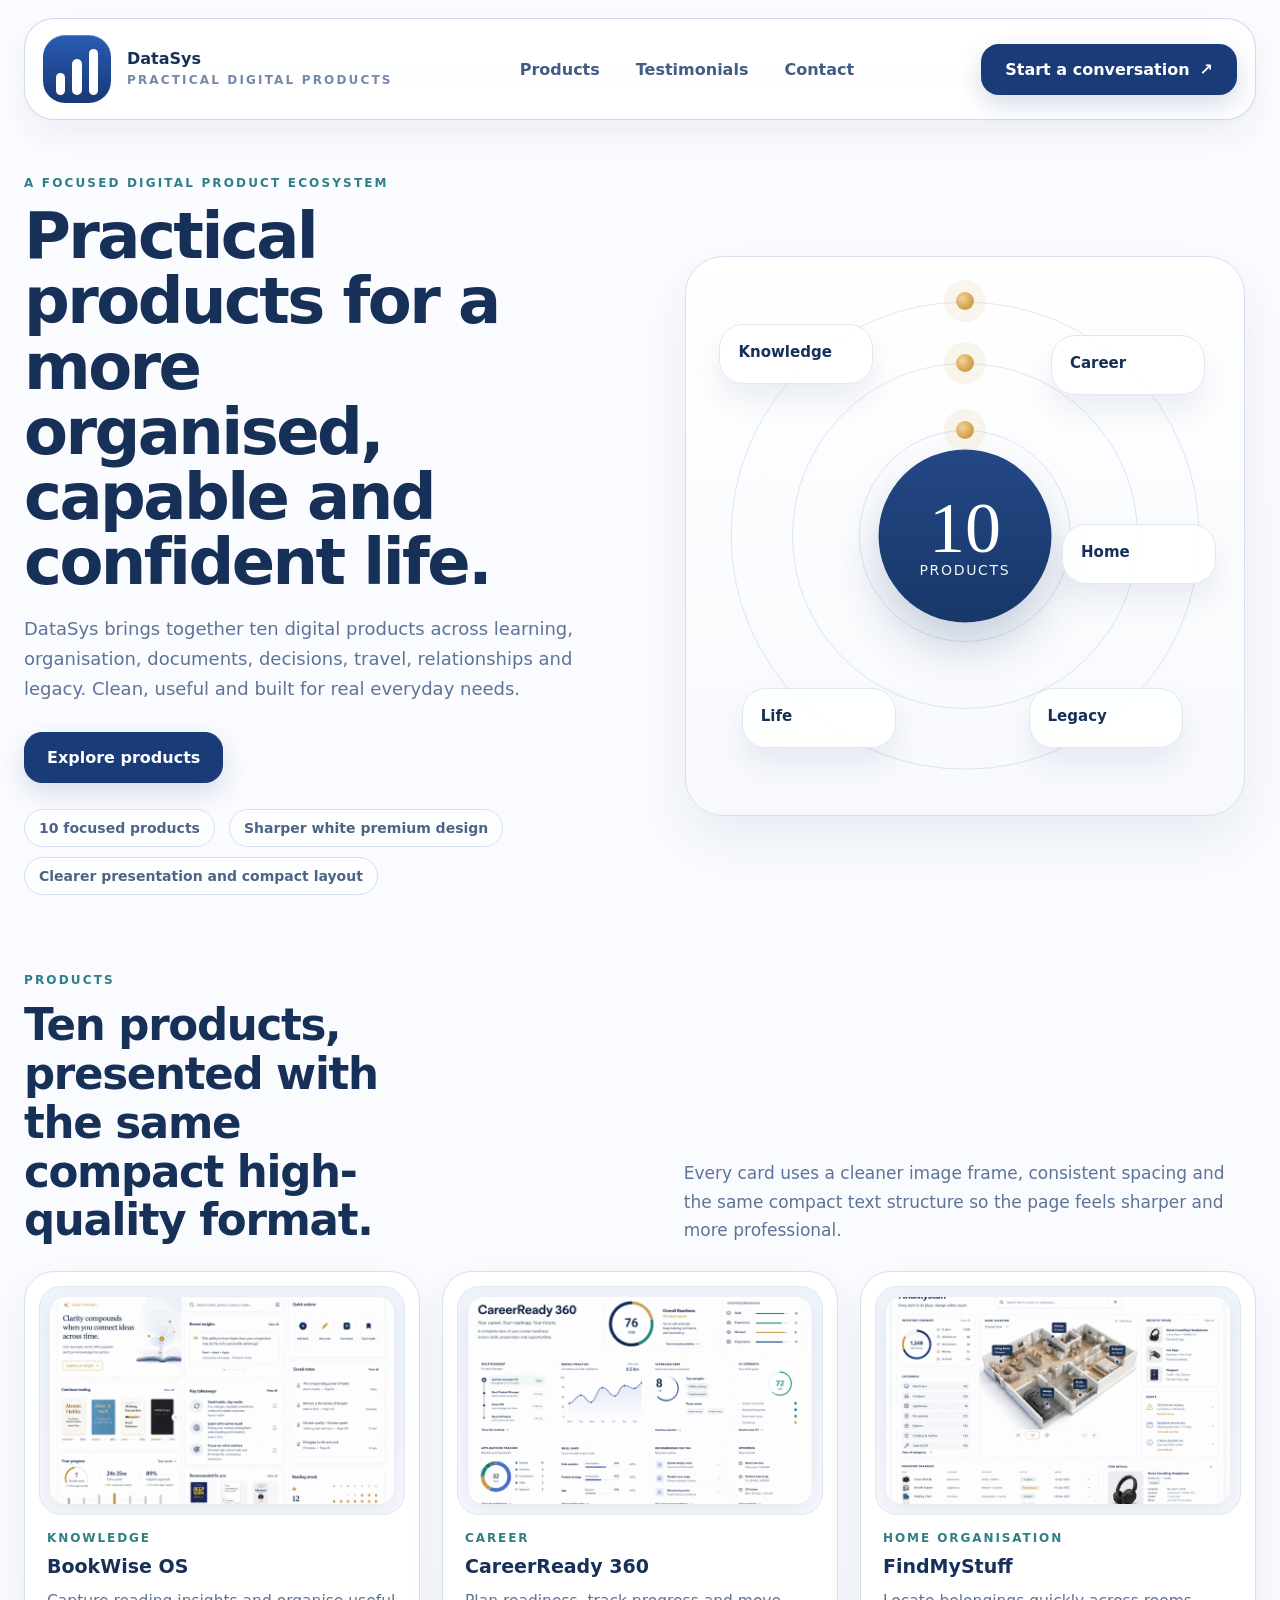
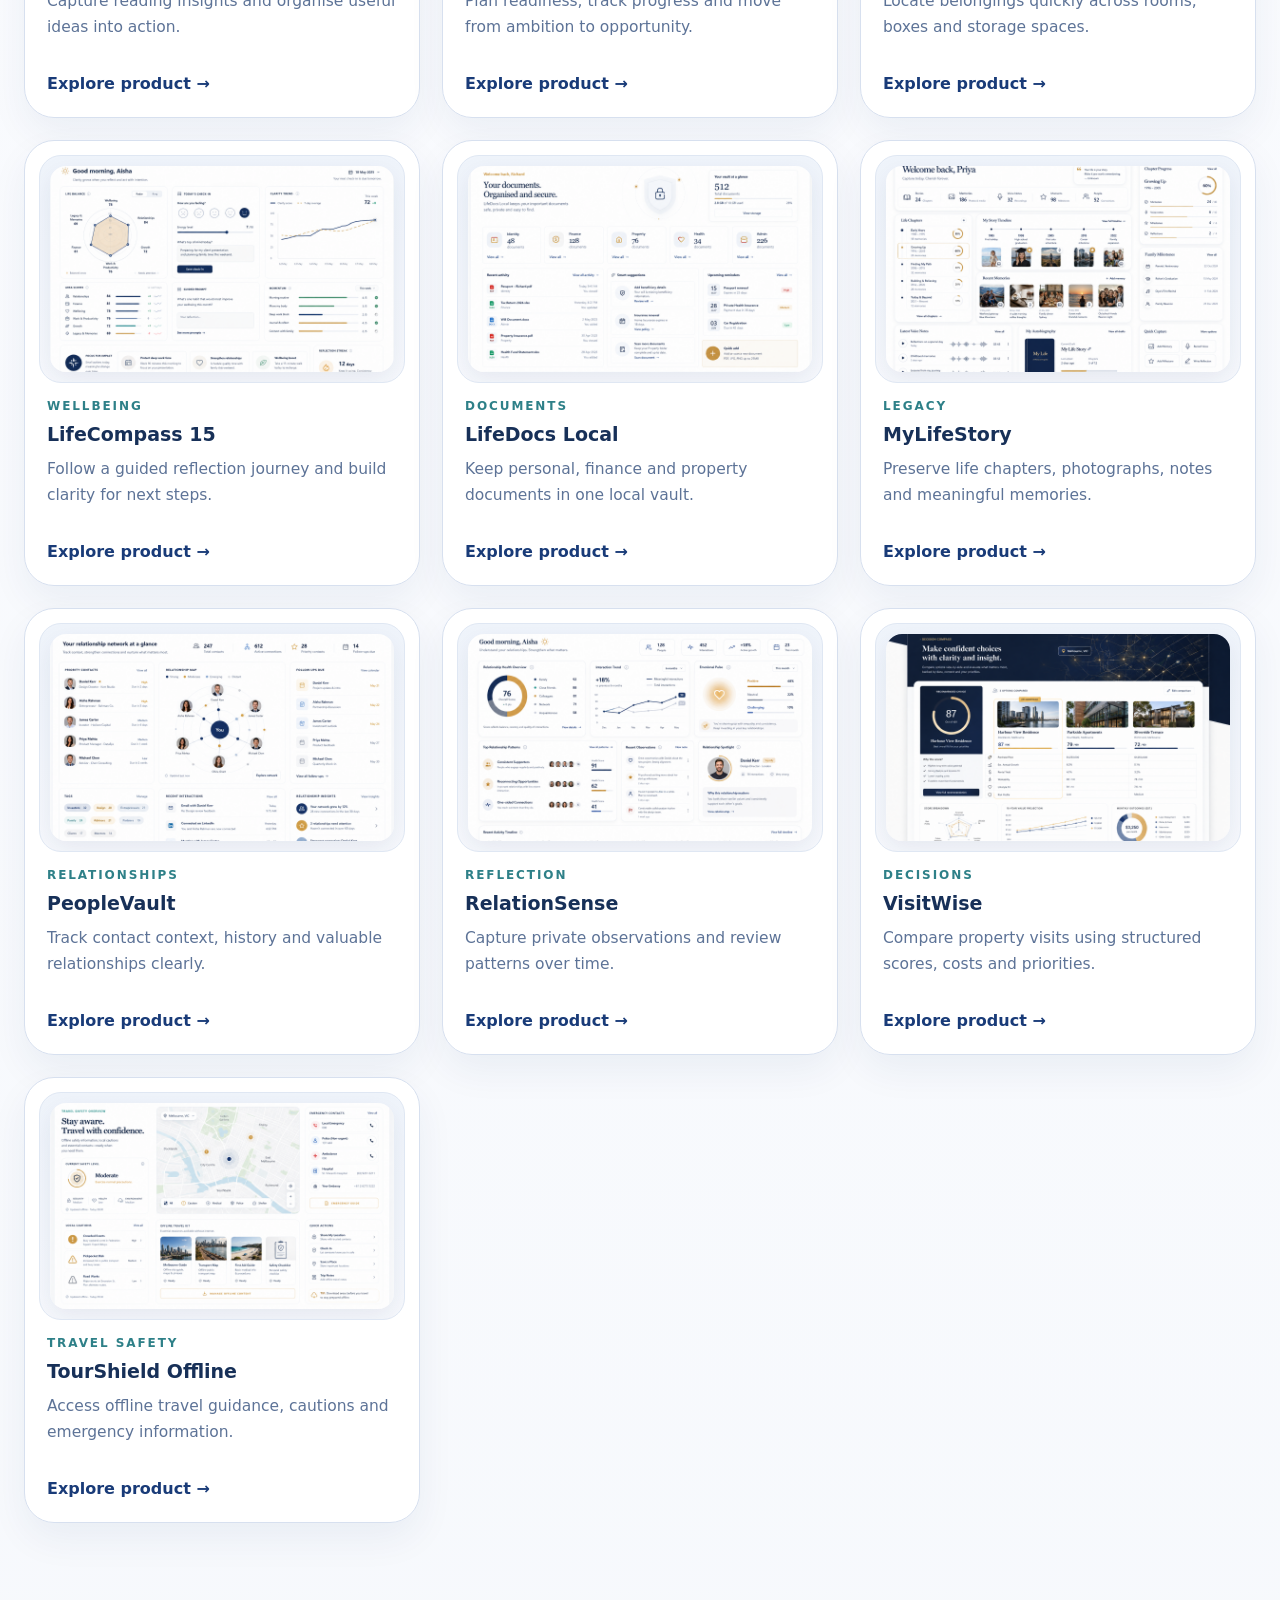
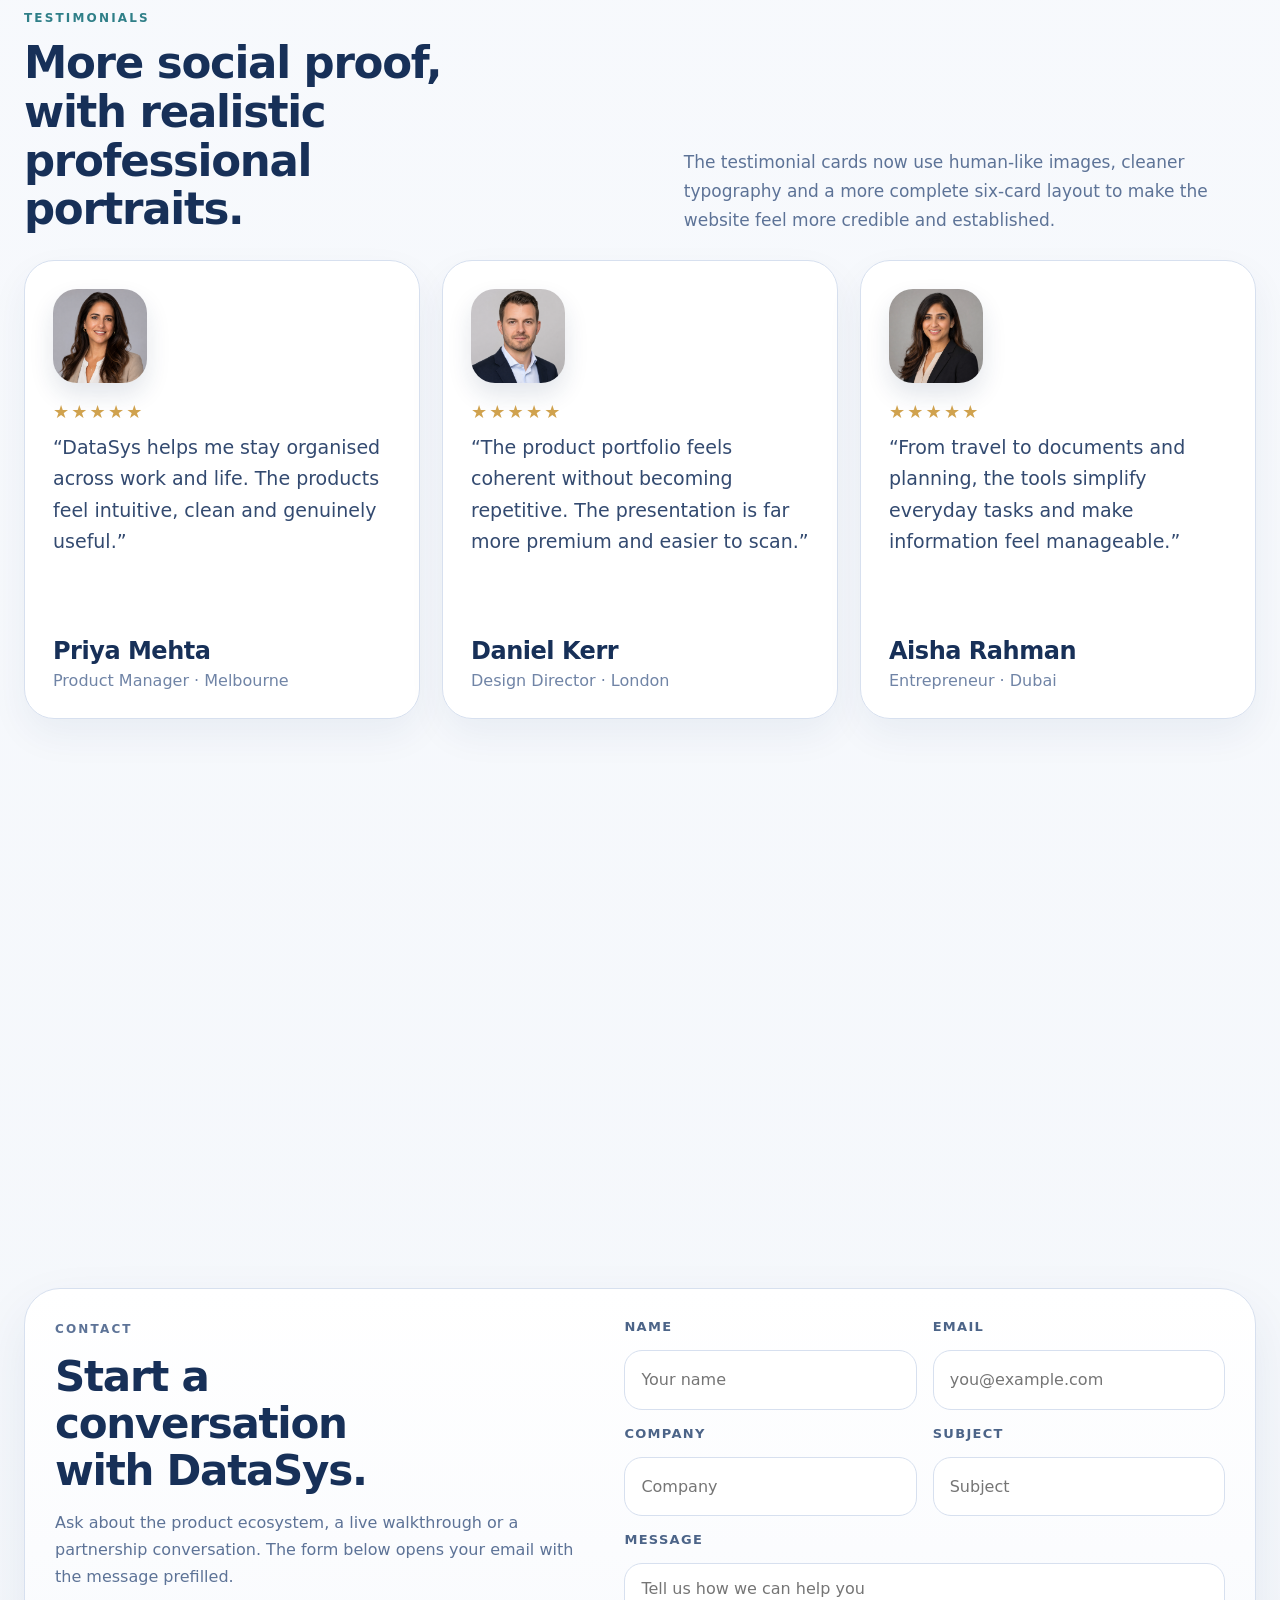
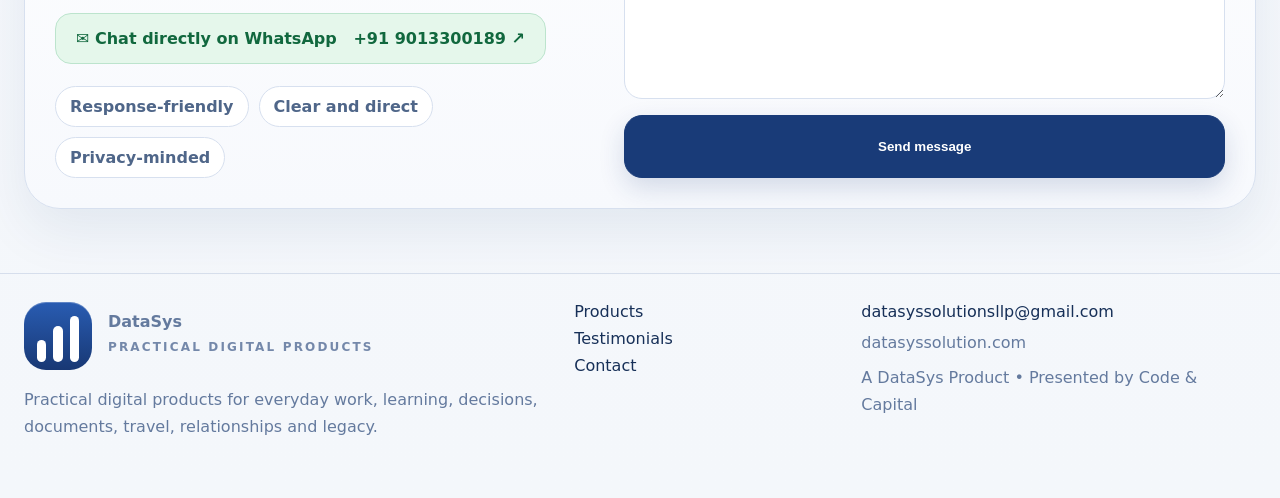
<file: index.html>
<!doctype html>
<html lang="en">
<head>
  <meta charset="utf-8">
  <meta name="viewport" content="width=device-width, initial-scale=1">
  <meta name="description" content="DataSys builds practical digital products for work, learning, documents, travel, personal growth, relationships and legacy.">
  <meta name="theme-color" content="#ffffff">
  <title>DataSys — Practical Digital Products</title>
  <link rel="stylesheet" href="styles.css">
</head>
<body>
  <header class="site-header">
    <div class="shell header-inner">
      <a href="#top" class="brand" aria-label="DataSys home">
        <span class="brand-mark"><i></i><i></i><i></i></span>
        <span class="brand-copy"><strong>DataSys</strong><small>Practical Digital Products</small></span>
      </a>
      <nav class="nav-links" id="mainNav">
        <a href="#products">Products</a>
        <a href="#testimonials">Testimonials</a>
        <a href="#contact">Contact</a>
      </nav>
      <a class="header-cta" href="#contact">Start a conversation <span>↗</span></a>
      <button class="menu-toggle" id="menuToggle" aria-label="Open menu">☰</button>
    </div>
  </header>

  <main id="top">
    <section class="hero shell">
      <div class="hero-copy reveal">
        <p class="eyebrow">A focused digital product ecosystem</p>
        <h1>Practical products for a more organised, capable and confident life.</h1>
        <p class="hero-text">DataSys brings together ten digital products across learning, organisation, documents, decisions, travel, relationships and legacy. Clean, useful and built for real everyday needs.</p>
        <div class="hero-actions">
          <a href="#products" class="button button-primary">Explore products</a>
        </div>
        <ul class="hero-points">
          <li>10 focused products</li>
          <li>Sharper white premium design</li>
          <li>Clearer presentation and compact layout</li>
        </ul>
      </div>
      <div class="hero-visual reveal" aria-label="Animated ecosystem overview">
        <div class="orbit-card">
          <div class="orbit orbit-1"></div>
          <div class="orbit orbit-2"></div>
          <div class="orbit orbit-3"></div>
          <div class="orbit-center"><strong>10</strong><span>Products</span></div>
          <div class="orbit-node node-a"><b>Knowledge</b></div>
          <div class="orbit-node node-b"><b>Career</b></div>
          <div class="orbit-node node-c"><b>Home</b></div>
          <div class="orbit-node node-d"><b>Legacy</b></div>
          <div class="orbit-node node-e"><b>Life</b></div>

          <div class="spinner spin-1"><span class="ball"></span></div>
          <div class="spinner spin-2"><span class="ball"></span></div>
          <div class="spinner spin-3"><span class="ball"></span></div>
        </div>
      </div>
    </section>

    <section id="products" class="products shell">
      <div class="section-heading split reveal">
        <div>
          <p class="eyebrow">Products</p>
          <h2>Ten products, presented with the same compact high-quality format.</h2>
        </div>
        <p class="section-text">Every card uses a cleaner image frame, consistent spacing and the same compact text structure so the page feels sharper and more professional.</p>
      </div>

      <div class="product-grid">
        <article class="product-card reveal">
          <div class="product-shot"><img src="assets/product/bookwise-os.png" alt="BookWise OS dashboard"></div>
          <div class="product-meta"><span class="tag">Knowledge</span><h3>BookWise OS</h3><p>Capture reading insights and organise useful ideas into action.</p><a href="#contact">Explore product →</a></div>
        </article>
        <article class="product-card reveal">
          <div class="product-shot"><img src="assets/product/careerready-360.png" alt="CareerReady 360 dashboard"></div>
          <div class="product-meta"><span class="tag">Career</span><h3>CareerReady 360</h3><p>Plan readiness, track progress and move from ambition to opportunity.</p><a href="#contact">Explore product →</a></div>
        </article>
        <article class="product-card reveal">
          <div class="product-shot"><img src="assets/product/findmystuff.png" alt="FindMyStuff dashboard"></div>
          <div class="product-meta"><span class="tag">Home organisation</span><h3>FindMyStuff</h3><p>Locate belongings quickly across rooms, boxes and storage spaces.</p><a href="#contact">Explore product →</a></div>
        </article>
        <article class="product-card reveal">
          <div class="product-shot"><img src="assets/product/lifecompass-15.png" alt="LifeCompass 15 dashboard"></div>
          <div class="product-meta"><span class="tag">Wellbeing</span><h3>LifeCompass 15</h3><p>Follow a guided reflection journey and build clarity for next steps.</p><a href="#contact">Explore product →</a></div>
        </article>
        <article class="product-card reveal">
          <div class="product-shot"><img src="assets/product/lifedocs-local.png" alt="LifeDocs Local dashboard"></div>
          <div class="product-meta"><span class="tag">Documents</span><h3>LifeDocs Local</h3><p>Keep personal, finance and property documents in one local vault.</p><a href="#contact">Explore product →</a></div>
        </article>
        <article class="product-card reveal">
          <div class="product-shot"><img src="assets/product/mylifestory.png" alt="MyLifeStory dashboard"></div>
          <div class="product-meta"><span class="tag">Legacy</span><h3>MyLifeStory</h3><p>Preserve life chapters, photographs, notes and meaningful memories.</p><a href="#contact">Explore product →</a></div>
        </article>
        <article class="product-card reveal">
          <div class="product-shot"><img src="assets/product/peoplevault.png" alt="PeopleVault dashboard"></div>
          <div class="product-meta"><span class="tag">Relationships</span><h3>PeopleVault</h3><p>Track contact context, history and valuable relationships clearly.</p><a href="#contact">Explore product →</a></div>
        </article>
        <article class="product-card reveal">
          <div class="product-shot"><img src="assets/product/relationsense.png" alt="RelationSense dashboard"></div>
          <div class="product-meta"><span class="tag">Reflection</span><h3>RelationSense</h3><p>Capture private observations and review patterns over time.</p><a href="#contact">Explore product →</a></div>
        </article>
        <article class="product-card reveal">
          <div class="product-shot"><img src="assets/product/visitwise.png" alt="VisitWise dashboard"></div>
          <div class="product-meta"><span class="tag">Decisions</span><h3>VisitWise</h3><p>Compare property visits using structured scores, costs and priorities.</p><a href="#contact">Explore product →</a></div>
        </article>
        <article class="product-card reveal">
          <div class="product-shot"><img src="assets/product/tourshield.png" alt="TourShield Offline dashboard"></div>
          <div class="product-meta"><span class="tag">Travel safety</span><h3>TourShield Offline</h3><p>Access offline travel guidance, cautions and emergency information.</p><a href="#contact">Explore product →</a></div>
        </article>
      </div>
    </section>

    <section id="testimonials" class="testimonials shell">
      <div class="section-heading split reveal">
        <div>
          <p class="eyebrow">Testimonials</p>
          <h2>More social proof, with realistic professional portraits.</h2>
        </div>
        <p class="section-text">The testimonial cards now use human-like images, cleaner typography and a more complete six-card layout to make the website feel more credible and established.</p>
      </div>
      <div class="testimonial-grid">
        <article class="testimonial-card reveal"><img src="assets/people/priya-mehta.png" alt="Priya Mehta"><div class="stars">★★★★★</div><blockquote>“DataSys helps me stay organised across work and life. The products feel intuitive, clean and genuinely useful.”</blockquote><strong>Priya Mehta</strong><span>Product Manager · Melbourne</span></article>
        <article class="testimonial-card reveal"><img src="assets/people/daniel-kerr.png" alt="Daniel Kerr"><div class="stars">★★★★★</div><blockquote>“The product portfolio feels coherent without becoming repetitive. The presentation is far more premium and easier to scan.”</blockquote><strong>Daniel Kerr</strong><span>Design Director · London</span></article>
        <article class="testimonial-card reveal"><img src="assets/people/aisha-rahman.png" alt="Aisha Rahman"><div class="stars">★★★★★</div><blockquote>“From travel to documents and planning, the tools simplify everyday tasks and make information feel manageable.”</blockquote><strong>Aisha Rahman</strong><span>Entrepreneur · Dubai</span></article>
        <article class="testimonial-card reveal"><img src="assets/people/meera-kapoor.png" alt="Julian Cho"><div class="stars">★★★★★</div><blockquote>“I like the clarity. Each product has a distinct purpose, but the overall ecosystem still feels connected and professional.”</blockquote><strong>Julian Cho</strong><span>Strategy Consultant · Singapore</span></article>
        <article class="testimonial-card reveal"><img src="assets/people/julian-cho.png" alt="Meera Kapoor"><div class="stars">★★★★★</div><blockquote>“The compact layout is a major improvement. It communicates quality quickly without overwhelming the visitor.”</blockquote><strong>Meera Kapoor</strong><span>Operations Lead · New Delhi</span></article>
        <article class="testimonial-card reveal"><img src="assets/people/omar-saeed.png" alt="Omar Saeed"><div class="stars">★★★★★</div><blockquote>“The dashboards look sharper, the typography is more refined and the site now feels much more business-ready.”</blockquote><strong>Omar Saeed</strong><span>Business Analyst · Dubai</span></article>
      </div>
    </section>

    <section id="contact" class="contact shell reveal">
      <div class="contact-panel">
        <div class="contact-copy">
          <p class="eyebrow">Contact</p>
          <h2>Start a conversation with DataSys.</h2>
          <p>Ask about the product ecosystem, a live walkthrough or a partnership conversation. The form below opens your email with the message prefilled.</p>
          <div style="margin:22px 0"><a href="https://wa.me/919013300189?text=Hello%2C%20I%27m%20interested%20in%20a%20DataSys%20product." target="_blank" rel="noopener noreferrer" style="display:inline-flex;align-items:center;gap:12px;padding:15px 20px;background:#e5f7eb;color:#11683e;border:1px solid #bce4cd;border-radius:16px;text-decoration:none;font-weight:750">&#9993; Chat directly on WhatsApp &nbsp; +91 9013300189 &#8599;</a></div>
          <div class="contact-points">
            <span>Response-friendly</span>
            <span>Clear and direct</span>
            <span>Privacy-minded</span>
          </div>
        </div>
        <form class="contact-form" id="contactForm">
          <div class="field-row">
            <label><span>Name</span><input id="nameField" type="text" placeholder="Your name" required></label>
            <label><span>Email</span><input id="emailField" type="email" placeholder="you@example.com" required></label>
          </div>
          <div class="field-row">
            <label><span>Company</span><input id="companyField" type="text" placeholder="Company"></label>
            <label><span>Subject</span><input id="subjectField" type="text" placeholder="Subject" required></label>
          </div>
          <label><span>Message</span><textarea id="messageField" rows="5" placeholder="Tell us how we can help you" required></textarea></label>
          <button class="button button-primary" type="submit">Send message</button>
        </form>
      </div>
    </section>
  </main>

  <footer class="site-footer">
    <div class="shell footer-inner">
      <div>
        <a href="#top" class="brand footer-brand"><span class="brand-mark"><i></i><i></i><i></i></span><span class="brand-copy"><strong>DataSys</strong><small>Practical Digital Products</small></span></a>
        <p>Practical digital products for everyday work, learning, decisions, documents, travel, relationships and legacy.</p>
      </div>
      <div class="footer-links">
        <a href="#products">Products</a>
        <a href="#testimonials">Testimonials</a>
        <a href="#contact">Contact</a>
      </div>
      <div class="footer-links">
        <a href="mailto:datasyssolutionsllp@gmail.com">datasyssolutionsllp@gmail.com</a>
        <span>datasyssolution.com</span>
        <span>A DataSys Product • Presented by Code & Capital</span>
      </div>
    </div>
  </footer>

  <script src="app.js"></script>
</body>
</html>
</file>
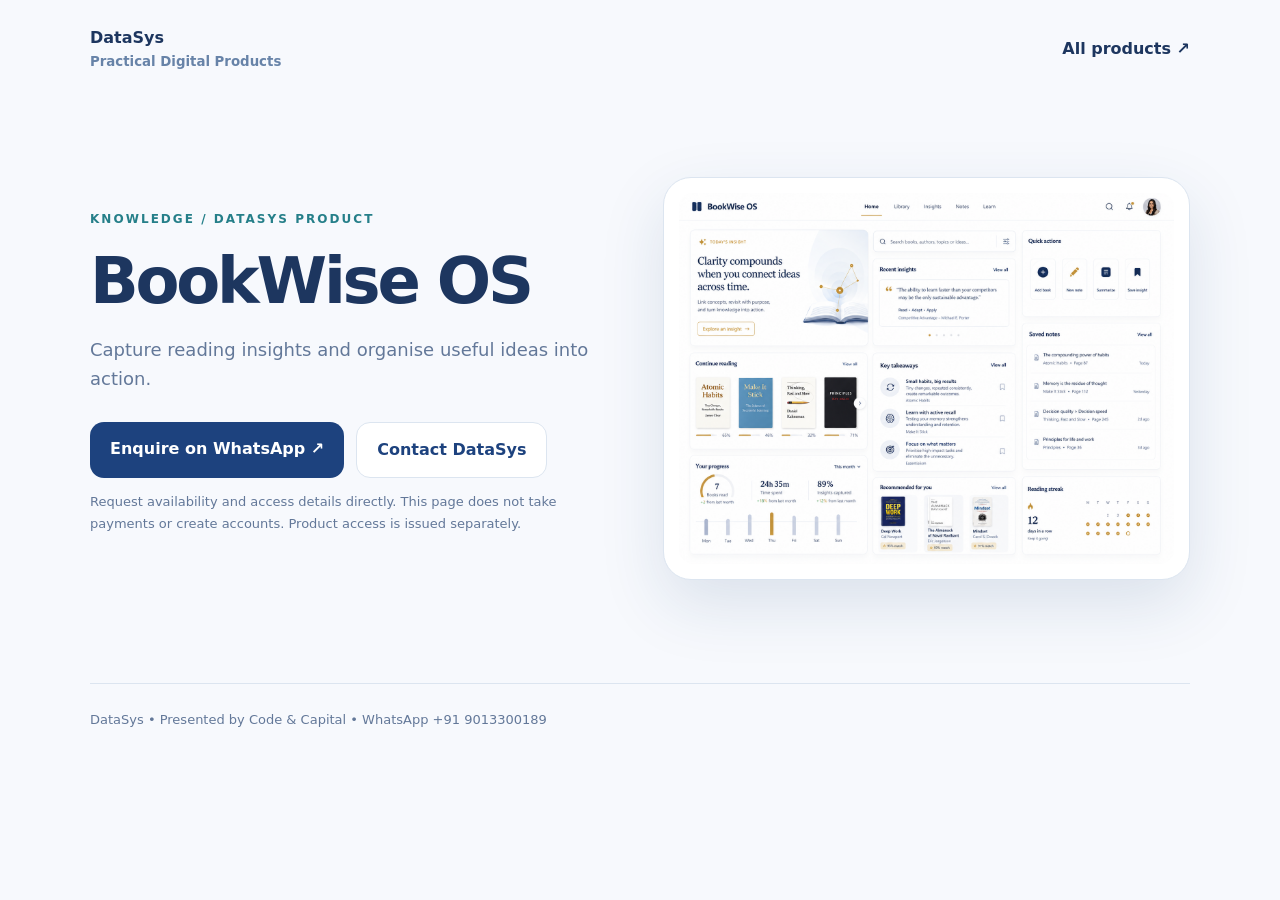
<file: products/bookwise-os/index.html>
<!doctype html><html lang="en"><head><meta charset="utf-8"><meta name="viewport" content="width=device-width,initial-scale=1"><title>BookWise OS | DataSys</title><meta name="description" content="Capture reading insights and organise useful ideas into action.">
<style>*{box-sizing:border-box}body{margin:0;font:16px/1.65 system-ui,Arial,sans-serif;color:#1d365f;background:#f7f9fd}a{color:inherit}.shell{width:min(1100px,calc(100% - 36px));margin:auto}header,footer{padding:25px 0}header{display:flex;justify-content:space-between;gap:20px;align-items:center}header a{text-decoration:none;font-weight:700}main{display:grid;grid-template-columns:1fr 1fr;gap:45px;align-items:center;min-height:65vh;padding:45px 0 70px}.kicker{color:#257f89;letter-spacing:.17em;text-transform:uppercase;font-size:12px;font-weight:800}h1{font-size:clamp(42px,5vw,70px);line-height:1.08;letter-spacing:-.05em;margin:18px 0}p{font-size:18px;color:#637899}.shot{padding:15px;border-radius:28px;background:white;box-shadow:0 24px 65px #183d7320;border:1px solid #dce5f0}.shot img{display:block;width:100%;max-height:480px;object-fit:contain;border-radius:15px}.actions{display:flex;flex-wrap:wrap;gap:12px;margin-top:28px}.btn{display:inline-block;padding:14px 20px;text-decoration:none;border-radius:14px;font-weight:750;background:#1d427e;color:white}.secondary{background:white;border:1px solid #dce5f0;color:#1d427e}.note{font-size:13px}footer{border-top:1px solid #dce5f0;color:#637899;font-size:13px}@media(max-width:760px){main{grid-template-columns:1fr;padding-top:16px}.shot{grid-row:1}}</style></head>
<body><div class="shell"><header><a href="../../index.html">DataSys <small style="display:block;color:#6783a8">Practical Digital Products</small></a><a href="../../index.html#products">All products &#8599;</a></header>
<main><section><div class="kicker">Knowledge / DataSys product</div><h1>BookWise OS</h1><p>Capture reading insights and organise useful ideas into action.</p><div class="actions"><a class="btn" href="https://wa.me/919013300189?text=Hello%2C%20I'm%20interested%20in%20BookWise%20OS.%20Please%20share%20access%20details." target="_blank" rel="noopener noreferrer">Enquire on WhatsApp &#8599;</a><a class="btn secondary" href="../../index.html#contact">Contact DataSys</a></div><p class="note">Request availability and access details directly. This page does not take payments or create accounts. Product access is issued separately.</p></section><div class="shot"><img src="../../assets/product/bookwise-os.png" alt="BookWise OS product screenshot"></div></main>
<footer>DataSys &bull; Presented by Code &amp; Capital &bull; WhatsApp +91 9013300189</footer></div></body></html>
</file>
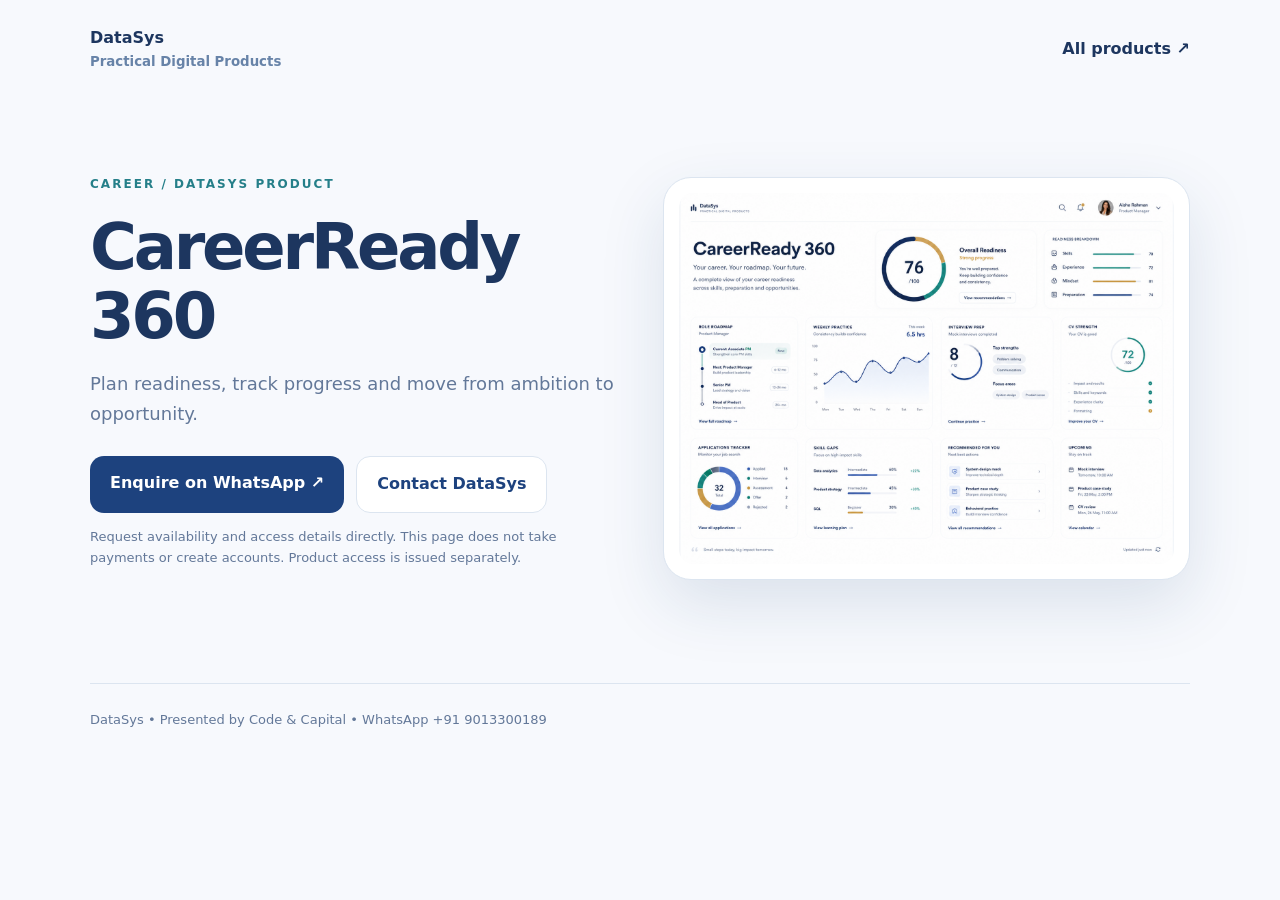
<file: products/careerready-360/index.html>
<!doctype html><html lang="en"><head><meta charset="utf-8"><meta name="viewport" content="width=device-width,initial-scale=1"><title>CareerReady 360 | DataSys</title><meta name="description" content="Plan readiness, track progress and move from ambition to opportunity.">
<style>*{box-sizing:border-box}body{margin:0;font:16px/1.65 system-ui,Arial,sans-serif;color:#1d365f;background:#f7f9fd}a{color:inherit}.shell{width:min(1100px,calc(100% - 36px));margin:auto}header,footer{padding:25px 0}header{display:flex;justify-content:space-between;gap:20px;align-items:center}header a{text-decoration:none;font-weight:700}main{display:grid;grid-template-columns:1fr 1fr;gap:45px;align-items:center;min-height:65vh;padding:45px 0 70px}.kicker{color:#257f89;letter-spacing:.17em;text-transform:uppercase;font-size:12px;font-weight:800}h1{font-size:clamp(42px,5vw,70px);line-height:1.08;letter-spacing:-.05em;margin:18px 0}p{font-size:18px;color:#637899}.shot{padding:15px;border-radius:28px;background:white;box-shadow:0 24px 65px #183d7320;border:1px solid #dce5f0}.shot img{display:block;width:100%;max-height:480px;object-fit:contain;border-radius:15px}.actions{display:flex;flex-wrap:wrap;gap:12px;margin-top:28px}.btn{display:inline-block;padding:14px 20px;text-decoration:none;border-radius:14px;font-weight:750;background:#1d427e;color:white}.secondary{background:white;border:1px solid #dce5f0;color:#1d427e}.note{font-size:13px}footer{border-top:1px solid #dce5f0;color:#637899;font-size:13px}@media(max-width:760px){main{grid-template-columns:1fr;padding-top:16px}.shot{grid-row:1}}</style></head>
<body><div class="shell"><header><a href="../../index.html">DataSys <small style="display:block;color:#6783a8">Practical Digital Products</small></a><a href="../../index.html#products">All products &#8599;</a></header>
<main><section><div class="kicker">Career / DataSys product</div><h1>CareerReady 360</h1><p>Plan readiness, track progress and move from ambition to opportunity.</p><div class="actions"><a class="btn" href="https://wa.me/919013300189?text=Hello%2C%20I'm%20interested%20in%20CareerReady%20360.%20Please%20share%20access%20details." target="_blank" rel="noopener noreferrer">Enquire on WhatsApp &#8599;</a><a class="btn secondary" href="../../index.html#contact">Contact DataSys</a></div><p class="note">Request availability and access details directly. This page does not take payments or create accounts. Product access is issued separately.</p></section><div class="shot"><img src="../../assets/product/careerready-360.png" alt="CareerReady 360 product screenshot"></div></main>
<footer>DataSys &bull; Presented by Code &amp; Capital &bull; WhatsApp +91 9013300189</footer></div></body></html>
</file>
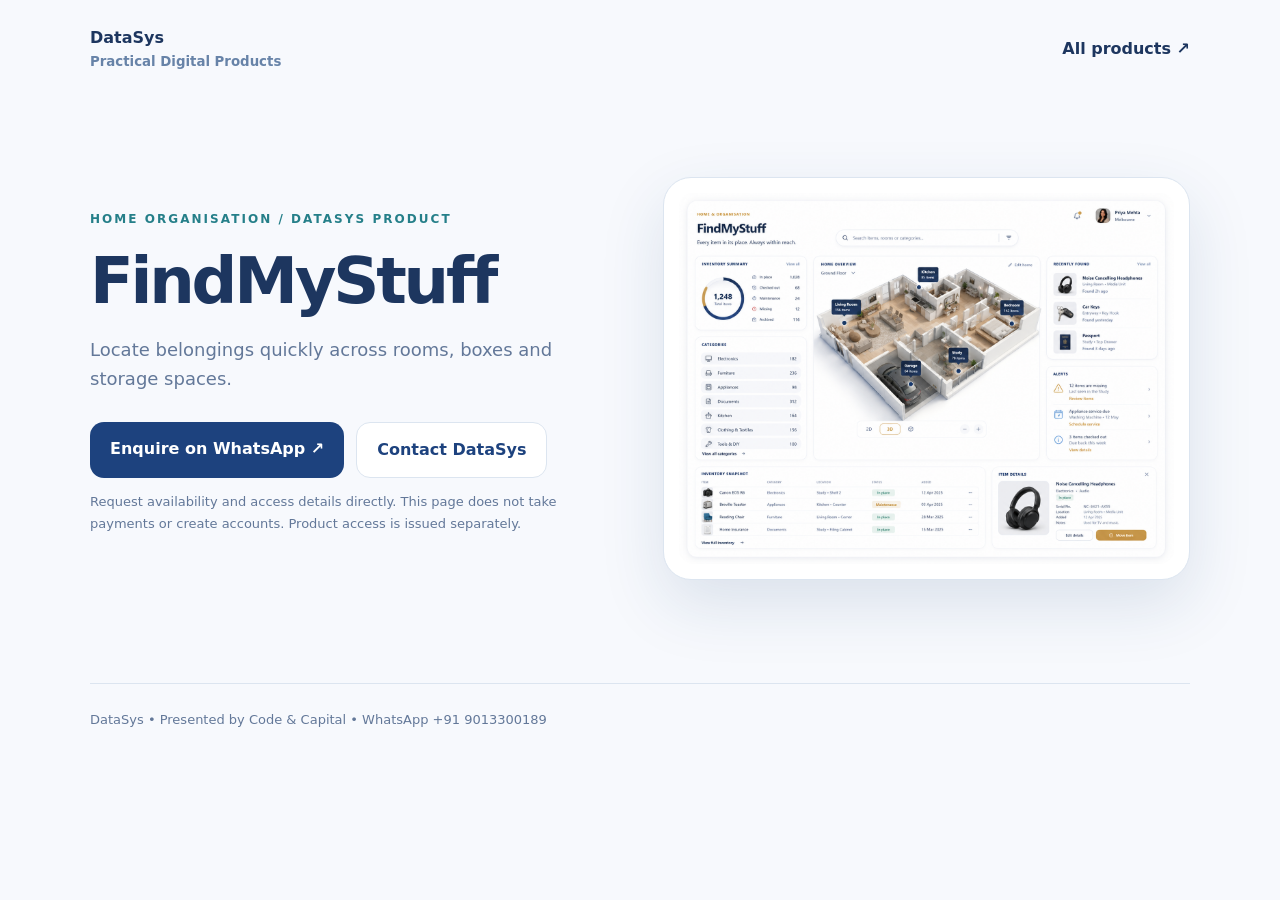
<file: products/findmystuff/index.html>
<!doctype html><html lang="en"><head><meta charset="utf-8"><meta name="viewport" content="width=device-width,initial-scale=1"><title>FindMyStuff | DataSys</title><meta name="description" content="Locate belongings quickly across rooms, boxes and storage spaces.">
<style>*{box-sizing:border-box}body{margin:0;font:16px/1.65 system-ui,Arial,sans-serif;color:#1d365f;background:#f7f9fd}a{color:inherit}.shell{width:min(1100px,calc(100% - 36px));margin:auto}header,footer{padding:25px 0}header{display:flex;justify-content:space-between;gap:20px;align-items:center}header a{text-decoration:none;font-weight:700}main{display:grid;grid-template-columns:1fr 1fr;gap:45px;align-items:center;min-height:65vh;padding:45px 0 70px}.kicker{color:#257f89;letter-spacing:.17em;text-transform:uppercase;font-size:12px;font-weight:800}h1{font-size:clamp(42px,5vw,70px);line-height:1.08;letter-spacing:-.05em;margin:18px 0}p{font-size:18px;color:#637899}.shot{padding:15px;border-radius:28px;background:white;box-shadow:0 24px 65px #183d7320;border:1px solid #dce5f0}.shot img{display:block;width:100%;max-height:480px;object-fit:contain;border-radius:15px}.actions{display:flex;flex-wrap:wrap;gap:12px;margin-top:28px}.btn{display:inline-block;padding:14px 20px;text-decoration:none;border-radius:14px;font-weight:750;background:#1d427e;color:white}.secondary{background:white;border:1px solid #dce5f0;color:#1d427e}.note{font-size:13px}footer{border-top:1px solid #dce5f0;color:#637899;font-size:13px}@media(max-width:760px){main{grid-template-columns:1fr;padding-top:16px}.shot{grid-row:1}}</style></head>
<body><div class="shell"><header><a href="../../index.html">DataSys <small style="display:block;color:#6783a8">Practical Digital Products</small></a><a href="../../index.html#products">All products &#8599;</a></header>
<main><section><div class="kicker">Home organisation / DataSys product</div><h1>FindMyStuff</h1><p>Locate belongings quickly across rooms, boxes and storage spaces.</p><div class="actions"><a class="btn" href="https://wa.me/919013300189?text=Hello%2C%20I'm%20interested%20in%20FindMyStuff.%20Please%20share%20access%20details." target="_blank" rel="noopener noreferrer">Enquire on WhatsApp &#8599;</a><a class="btn secondary" href="../../index.html#contact">Contact DataSys</a></div><p class="note">Request availability and access details directly. This page does not take payments or create accounts. Product access is issued separately.</p></section><div class="shot"><img src="../../assets/product/findmystuff.png" alt="FindMyStuff product screenshot"></div></main>
<footer>DataSys &bull; Presented by Code &amp; Capital &bull; WhatsApp +91 9013300189</footer></div></body></html>
</file>
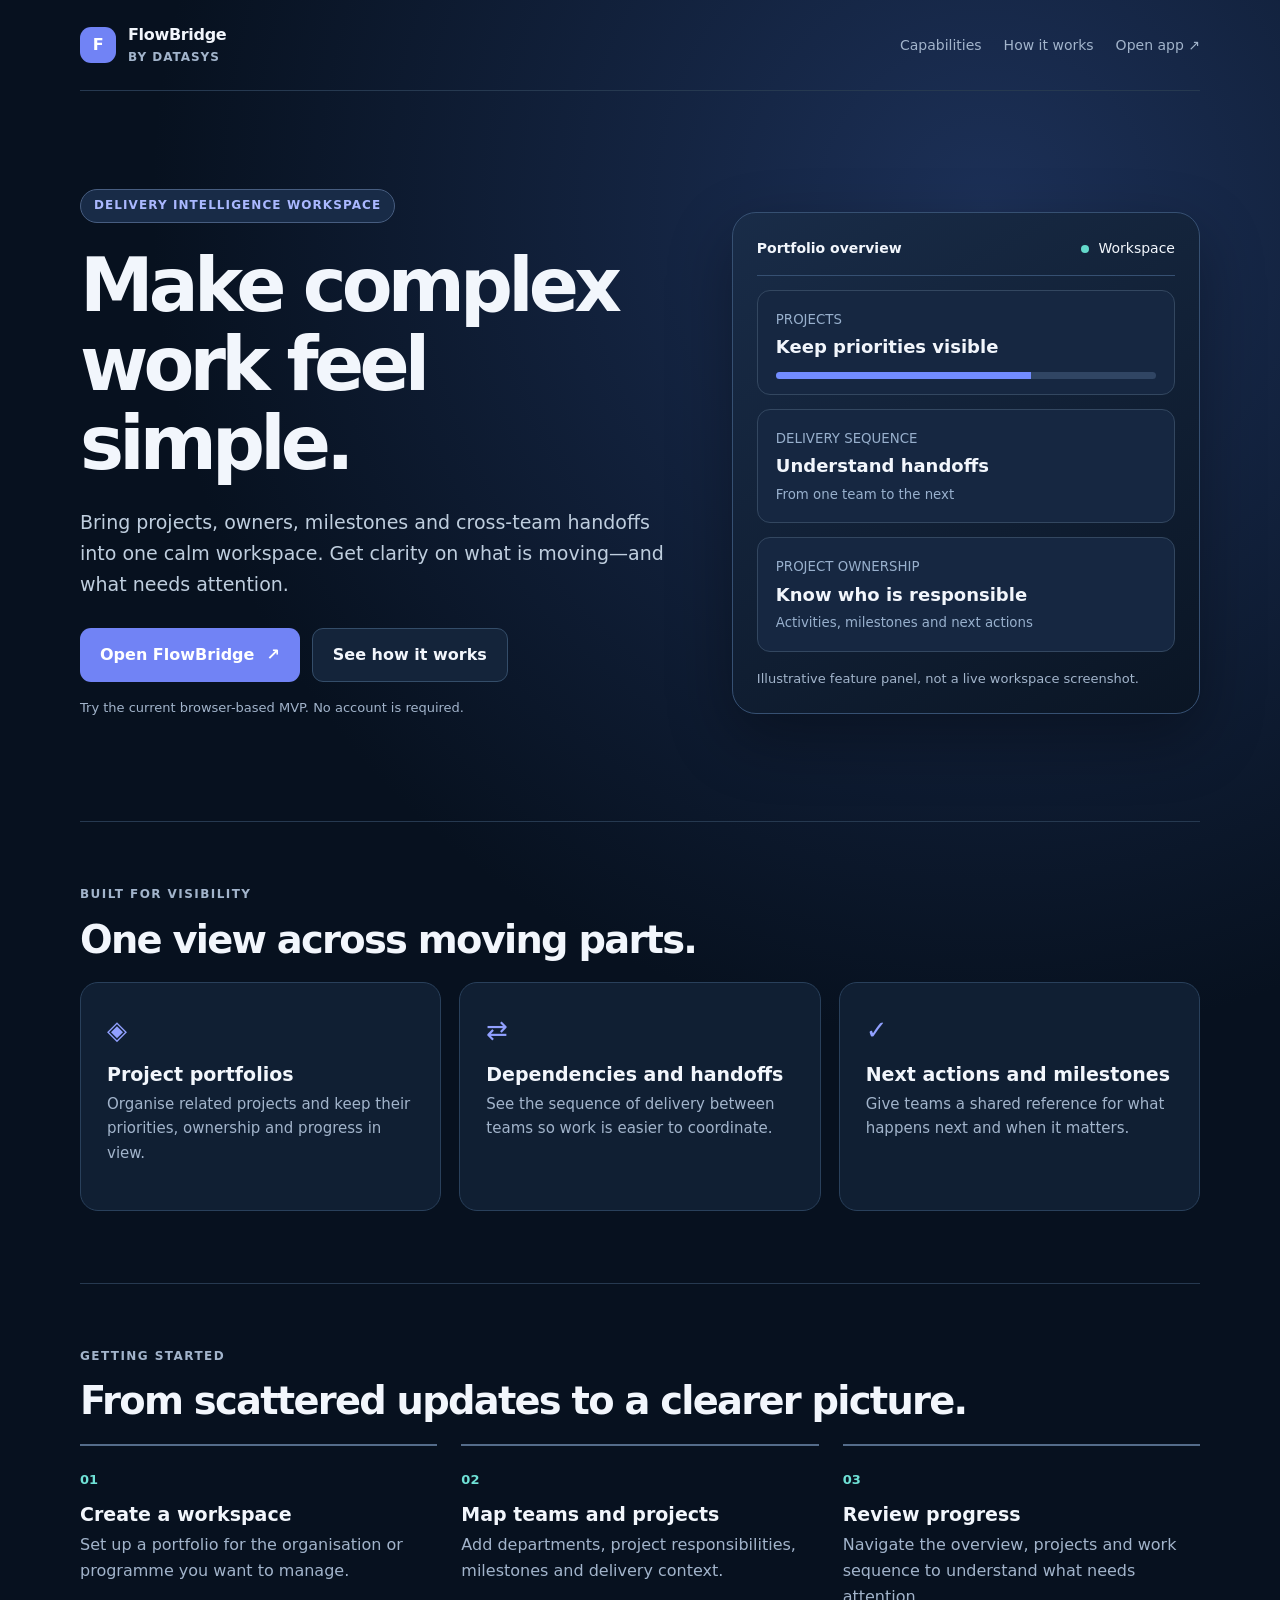
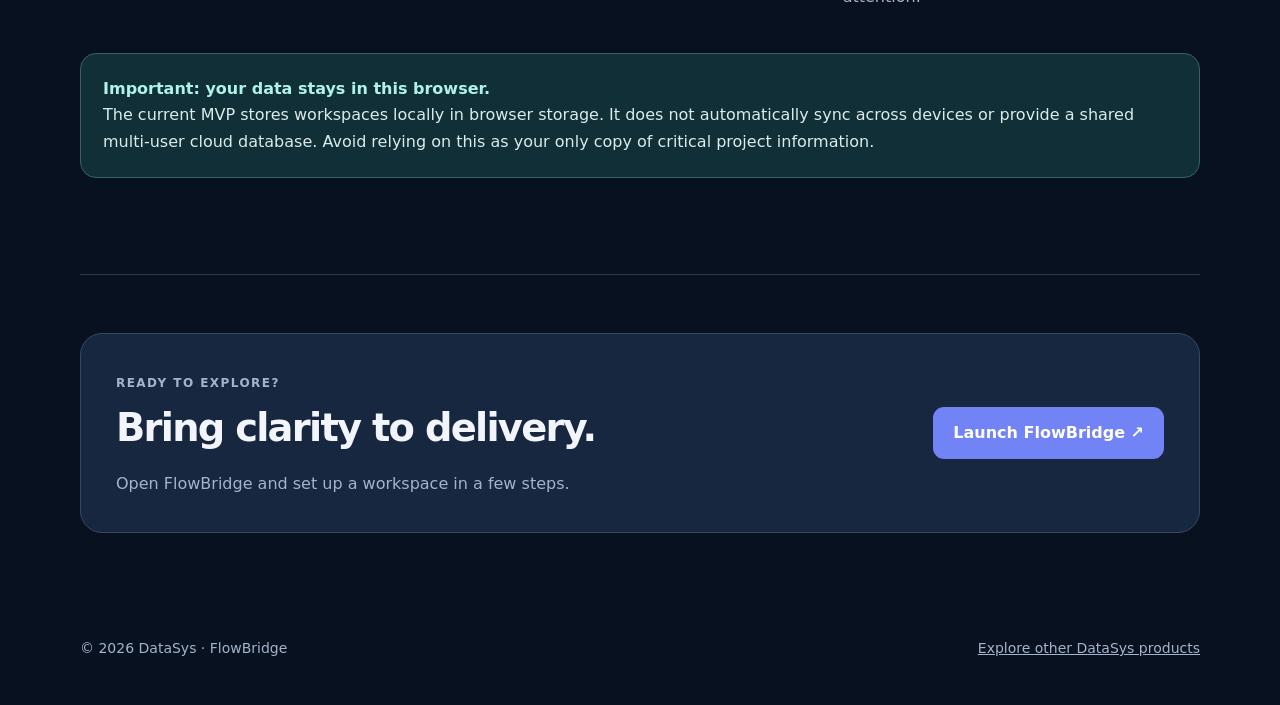
<file: products/flowbridge/index.html>
<!doctype html><html lang="en"><head><meta charset="utf-8"><meta name="viewport" content="width=device-width,initial-scale=1"><meta name="theme-color" content="#07111f"><meta name="description" content="FlowBridge by DataSys helps delivery teams see projects, ownership, milestones and handoffs in one focused workspace."><title>FlowBridge — Delivery intelligence | DataSys</title><style>
:root{color-scheme:dark;--bg:#07111f;--card:#101f33;--text:#f2f6fc;--muted:#a2b4cb;--line:#263950;--accent:#7889ff;--mint:#6fe1d6}*{box-sizing:border-box}body{margin:0;background:radial-gradient(circle at 77% 9%,#1c3057 0,transparent 36%),var(--bg);color:var(--text);font:16px/1.65 system-ui,-apple-system,Segoe UI,Roboto,sans-serif}a{color:inherit}a:focus-visible{outline:3px solid var(--mint);outline-offset:5px;border-radius:5px}.wrap{width:min(1120px,calc(100% - 40px));margin:auto}.top{display:flex;align-items:center;justify-content:space-between;gap:24px;border-bottom:1px solid var(--line);padding:22px 0}.logo{display:flex;align-items:center;gap:12px;text-decoration:none;font-weight:800;letter-spacing:-.02em}.mark{width:36px;height:36px;display:grid;place-items:center;border-radius:11px;background:#7183f5;color:white}.mini{font-size:12px;color:var(--muted);font-weight:700;text-transform:uppercase;letter-spacing:.12em}.topnav{display:flex;gap:22px;font-size:14px;align-items:center}.topnav a{text-decoration:none;color:var(--muted)}.topnav a:hover{color:white}.hero{display:grid;grid-template-columns:1.12fr .88fr;gap:56px;align-items:center;padding:98px 0 85px}.pill{display:inline-block;border:1px solid #475d80;padding:6px 13px;border-radius:99px;font-size:12px;letter-spacing:.09em;font-weight:800;text-transform:uppercase;color:#aab8ff;background:#182b47}h1{font-size:clamp(44px,6vw,74px);letter-spacing:-.065em;line-height:1.07;margin:23px 0}h2{font-size:clamp(30px,3vw,42px);letter-spacing:-.045em;line-height:1.18;margin:10px 0 20px}h3{font-size:19px;margin:10px 0 5px;line-height:1.3}p{margin:0 0 18px}.lead{color:#bfcede;font-size:19px;max-width:600px}.buttons{display:flex;gap:12px;flex-wrap:wrap;margin:27px 0 15px}.btn{padding:13px 20px;border-radius:11px;text-decoration:none;font-weight:750;display:inline-flex;align-items:center;gap:12px}.primary{background:#7183f5;color:white}.secondary{background:#14243a;border:1px solid #344d69}.fine{font-size:13px;color:var(--muted)}.preview{background:linear-gradient(150deg,#192c48,#0a1524);border:1px solid #365072;border-radius:24px;padding:24px;box-shadow:0 24px 65px #0005}.previewheader{display:flex;justify-content:space-between;align-items:center;border-bottom:1px solid #365072;padding-bottom:15px;font-size:14px}.dot{display:inline-block;width:8px;height:8px;border-radius:50%;background:#64d9cb;margin-right:5px}.panel{border:1px solid #334760;border-radius:13px;padding:15px 18px;margin-top:14px;background:#162741}.panel small{color:#98b0cd}.panel strong{display:block;font-size:18px}.bar{height:7px;background:#304563;border-radius:7px;overflow:hidden;margin-top:10px}.bar span{display:block;width:67%;height:100%;background:#728cff}.grid{display:grid;grid-template-columns:repeat(3,1fr);gap:18px}.section{padding:58px 0 72px;border-top:1px solid var(--line)}.feature{background:#101f33;border:1px solid #29405b;border-radius:18px;padding:26px;min-height:205px}.feature .glyph{color:#91a0ff;font-size:26px}.feature p{color:var(--muted);font-size:15px}.steps{counter-reset:step;display:grid;grid-template-columns:repeat(3,1fr);gap:24px}.step{border-top:2px solid #546c8a;padding-top:20px}.step:before{counter-increment:step;content:'0' counter(step);color:var(--mint);font-weight:850;font-size:13px}.step p{color:var(--muted)}.notice{margin:24px 0;background:#102f36;border:1px solid #366266;padding:22px;border-radius:16px;color:#daebeb}.notice strong{color:#aff2e8}.cta{background:#172740;border:1px solid #364a65;padding:35px;border-radius:22px;display:flex;justify-content:space-between;align-items:center;gap:20px}.cta p{color:var(--muted);margin:0}footer{padding:32px 0 45px;color:var(--muted);display:flex;justify-content:space-between;gap:20px;font-size:14px}footer a{color:var(--muted)}@media(max-width:830px){.hero{grid-template-columns:1fr;gap:30px;padding:55px 0}.grid,.steps{grid-template-columns:1fr}.topnav{gap:12px}.cta{display:block}.cta .btn{margin-top:18px}.preview{max-width:650px}.feature{min-height:unset}}@media(max-width:430px){.wrap{width:min(1120px,calc(100% - 28px))}.topnav a:first-child{display:none}.hero{padding:40px 0}.preview{padding:16px}.cta{padding:24px}}
</style></head><body><div class="wrap"><header class="top"><a class="logo" href="https://datasyssolution.com/" aria-label="DataSys home"><span class="mark">F</span><span>FlowBridge <small class="mini" style="display:block;letter-spacing:.08em">by DataSys</small></span></a><nav class="topnav"><a href="#features">Capabilities</a><a href="#how">How it works</a><a href="https://flowbridge-mvp.vercel.app/" target="_blank" rel="noopener noreferrer">Open app ↗</a></nav></header><main><section class="hero"><div><span class="pill">Delivery intelligence workspace</span><h1>Make complex work feel simple.</h1><p class="lead">Bring projects, owners, milestones and cross-team handoffs into one calm workspace. Get clarity on what is moving—and what needs attention.</p><div class="buttons"><a class="btn primary" href="https://flowbridge-mvp.vercel.app/" target="_blank" rel="noopener noreferrer">Open FlowBridge <span aria-hidden="true">↗</span></a><a class="btn secondary" href="#how">See how it works</a></div><p class="fine">Try the current browser-based MVP. No account is required.</p></div><div class="preview" aria-label="Illustration of FlowBridge workspace capabilities"><div class="previewheader"><strong>Portfolio overview</strong><span><span class="dot"></span> Workspace</span></div><div class="panel"><small>PROJECTS</small><strong>Keep priorities visible</strong><div class="bar"><span></span></div></div><div class="panel"><small>DELIVERY SEQUENCE</small><strong>Understand handoffs</strong><small>From one team to the next</small></div><div class="panel"><small>PROJECT OWNERSHIP</small><strong>Know who is responsible</strong><small>Activities, milestones and next actions</small></div><p class="fine" style="margin:16px 0 0">Illustrative feature panel, not a live workspace screenshot.</p></div></section><section class="section" id="features"><span class="mini">Built for visibility</span><h2>One view across moving parts.</h2><div class="grid"><article class="feature"><div class="glyph">◈</div><h3>Project portfolios</h3><p>Organise related projects and keep their priorities, ownership and progress in view.</p></article><article class="feature"><div class="glyph">⇄</div><h3>Dependencies and handoffs</h3><p>See the sequence of delivery between teams so work is easier to coordinate.</p></article><article class="feature"><div class="glyph">✓</div><h3>Next actions and milestones</h3><p>Give teams a shared reference for what happens next and when it matters.</p></article></div></section><section class="section" id="how"><span class="mini">Getting started</span><h2>From scattered updates to a clearer picture.</h2><div class="steps"><div class="step"><h3>Create a workspace</h3><p>Set up a portfolio for the organisation or programme you want to manage.</p></div><div class="step"><h3>Map teams and projects</h3><p>Add departments, project responsibilities, milestones and delivery context.</p></div><div class="step"><h3>Review progress</h3><p>Navigate the overview, projects and work sequence to understand what needs attention.</p></div></div><div class="notice"><strong>Important: your data stays in this browser.</strong><div>The current MVP stores workspaces locally in browser storage. It does not automatically sync across devices or provide a shared multi-user cloud database. Avoid relying on this as your only copy of critical project information.</div></div></section><section class="section"><div class="cta"><div><span class="mini">Ready to explore?</span><h2>Bring clarity to delivery.</h2><p>Open FlowBridge and set up a workspace in a few steps.</p></div><a class="btn primary" href="https://flowbridge-mvp.vercel.app/" target="_blank" rel="noopener noreferrer">Launch FlowBridge ↗</a></div></section></main><footer><span>© 2026 DataSys · FlowBridge</span><a href="https://datasyssolution.com/">Explore other DataSys products</a></footer></div></body></html>
</file>
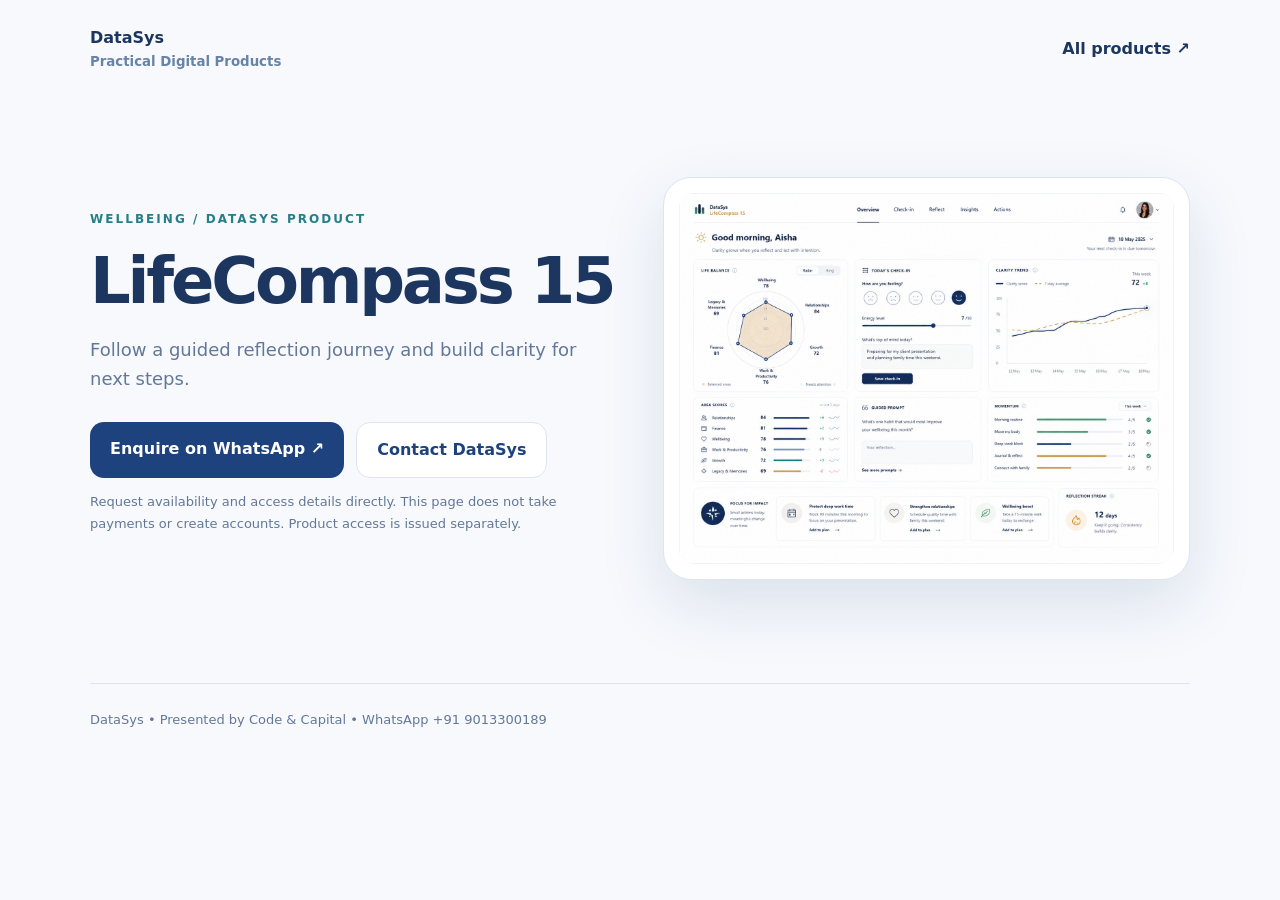
<file: products/lifecompass-15/index.html>
<!doctype html><html lang="en"><head><meta charset="utf-8"><meta name="viewport" content="width=device-width,initial-scale=1"><title>LifeCompass 15 | DataSys</title><meta name="description" content="Follow a guided reflection journey and build clarity for next steps.">
<style>*{box-sizing:border-box}body{margin:0;font:16px/1.65 system-ui,Arial,sans-serif;color:#1d365f;background:#f7f9fd}a{color:inherit}.shell{width:min(1100px,calc(100% - 36px));margin:auto}header,footer{padding:25px 0}header{display:flex;justify-content:space-between;gap:20px;align-items:center}header a{text-decoration:none;font-weight:700}main{display:grid;grid-template-columns:1fr 1fr;gap:45px;align-items:center;min-height:65vh;padding:45px 0 70px}.kicker{color:#257f89;letter-spacing:.17em;text-transform:uppercase;font-size:12px;font-weight:800}h1{font-size:clamp(42px,5vw,70px);line-height:1.08;letter-spacing:-.05em;margin:18px 0}p{font-size:18px;color:#637899}.shot{padding:15px;border-radius:28px;background:white;box-shadow:0 24px 65px #183d7320;border:1px solid #dce5f0}.shot img{display:block;width:100%;max-height:480px;object-fit:contain;border-radius:15px}.actions{display:flex;flex-wrap:wrap;gap:12px;margin-top:28px}.btn{display:inline-block;padding:14px 20px;text-decoration:none;border-radius:14px;font-weight:750;background:#1d427e;color:white}.secondary{background:white;border:1px solid #dce5f0;color:#1d427e}.note{font-size:13px}footer{border-top:1px solid #dce5f0;color:#637899;font-size:13px}@media(max-width:760px){main{grid-template-columns:1fr;padding-top:16px}.shot{grid-row:1}}</style></head>
<body><div class="shell"><header><a href="../../index.html">DataSys <small style="display:block;color:#6783a8">Practical Digital Products</small></a><a href="../../index.html#products">All products &#8599;</a></header>
<main><section><div class="kicker">Wellbeing / DataSys product</div><h1>LifeCompass 15</h1><p>Follow a guided reflection journey and build clarity for next steps.</p><div class="actions"><a class="btn" href="https://wa.me/919013300189?text=Hello%2C%20I'm%20interested%20in%20LifeCompass%2015.%20Please%20share%20access%20details." target="_blank" rel="noopener noreferrer">Enquire on WhatsApp &#8599;</a><a class="btn secondary" href="../../index.html#contact">Contact DataSys</a></div><p class="note">Request availability and access details directly. This page does not take payments or create accounts. Product access is issued separately.</p></section><div class="shot"><img src="../../assets/product/lifecompass-15.png" alt="LifeCompass 15 product screenshot"></div></main>
<footer>DataSys &bull; Presented by Code &amp; Capital &bull; WhatsApp +91 9013300189</footer></div></body></html>
</file>
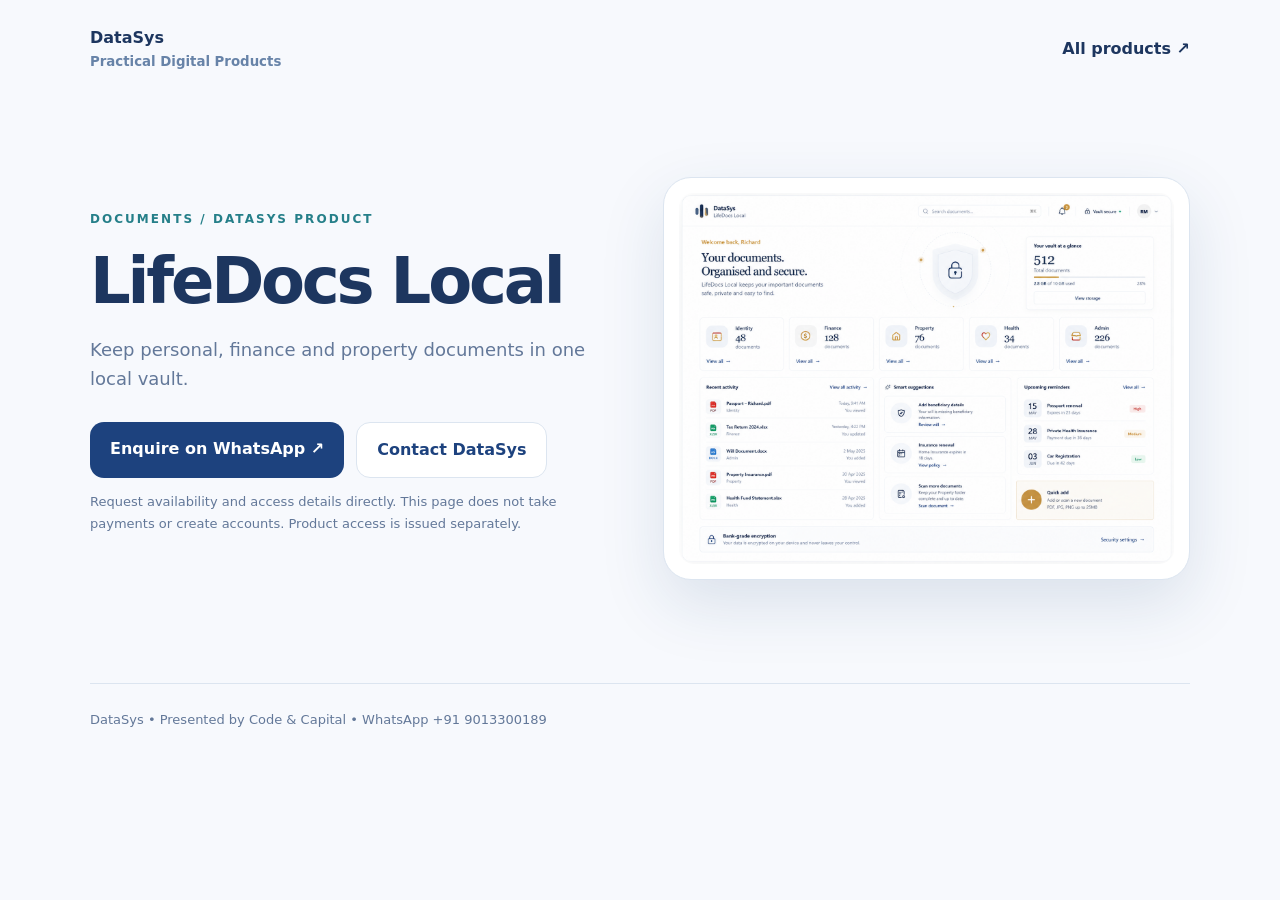
<file: products/lifedocs-local/index.html>
<!doctype html><html lang="en"><head><meta charset="utf-8"><meta name="viewport" content="width=device-width,initial-scale=1"><title>LifeDocs Local | DataSys</title><meta name="description" content="Keep personal, finance and property documents in one local vault.">
<style>*{box-sizing:border-box}body{margin:0;font:16px/1.65 system-ui,Arial,sans-serif;color:#1d365f;background:#f7f9fd}a{color:inherit}.shell{width:min(1100px,calc(100% - 36px));margin:auto}header,footer{padding:25px 0}header{display:flex;justify-content:space-between;gap:20px;align-items:center}header a{text-decoration:none;font-weight:700}main{display:grid;grid-template-columns:1fr 1fr;gap:45px;align-items:center;min-height:65vh;padding:45px 0 70px}.kicker{color:#257f89;letter-spacing:.17em;text-transform:uppercase;font-size:12px;font-weight:800}h1{font-size:clamp(42px,5vw,70px);line-height:1.08;letter-spacing:-.05em;margin:18px 0}p{font-size:18px;color:#637899}.shot{padding:15px;border-radius:28px;background:white;box-shadow:0 24px 65px #183d7320;border:1px solid #dce5f0}.shot img{display:block;width:100%;max-height:480px;object-fit:contain;border-radius:15px}.actions{display:flex;flex-wrap:wrap;gap:12px;margin-top:28px}.btn{display:inline-block;padding:14px 20px;text-decoration:none;border-radius:14px;font-weight:750;background:#1d427e;color:white}.secondary{background:white;border:1px solid #dce5f0;color:#1d427e}.note{font-size:13px}footer{border-top:1px solid #dce5f0;color:#637899;font-size:13px}@media(max-width:760px){main{grid-template-columns:1fr;padding-top:16px}.shot{grid-row:1}}</style></head>
<body><div class="shell"><header><a href="../../index.html">DataSys <small style="display:block;color:#6783a8">Practical Digital Products</small></a><a href="../../index.html#products">All products &#8599;</a></header>
<main><section><div class="kicker">Documents / DataSys product</div><h1>LifeDocs Local</h1><p>Keep personal, finance and property documents in one local vault.</p><div class="actions"><a class="btn" href="https://wa.me/919013300189?text=Hello%2C%20I'm%20interested%20in%20LifeDocs%20Local.%20Please%20share%20access%20details." target="_blank" rel="noopener noreferrer">Enquire on WhatsApp &#8599;</a><a class="btn secondary" href="../../index.html#contact">Contact DataSys</a></div><p class="note">Request availability and access details directly. This page does not take payments or create accounts. Product access is issued separately.</p></section><div class="shot"><img src="../../assets/product/lifedocs-local.png" alt="LifeDocs Local product screenshot"></div></main>
<footer>DataSys &bull; Presented by Code &amp; Capital &bull; WhatsApp +91 9013300189</footer></div></body></html>
</file>
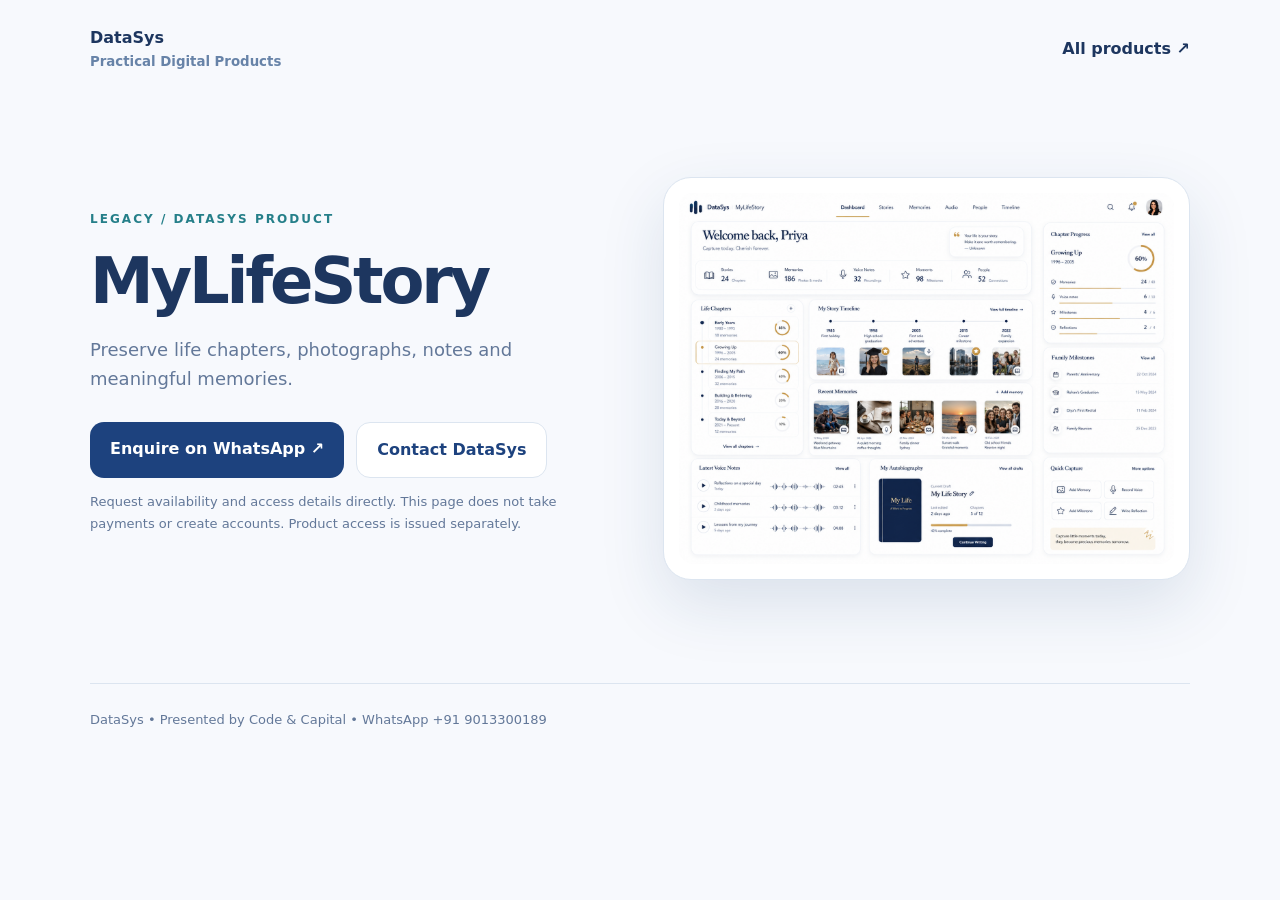
<file: products/mylifestory/index.html>
<!doctype html><html lang="en"><head><meta charset="utf-8"><meta name="viewport" content="width=device-width,initial-scale=1"><title>MyLifeStory | DataSys</title><meta name="description" content="Preserve life chapters, photographs, notes and meaningful memories.">
<style>*{box-sizing:border-box}body{margin:0;font:16px/1.65 system-ui,Arial,sans-serif;color:#1d365f;background:#f7f9fd}a{color:inherit}.shell{width:min(1100px,calc(100% - 36px));margin:auto}header,footer{padding:25px 0}header{display:flex;justify-content:space-between;gap:20px;align-items:center}header a{text-decoration:none;font-weight:700}main{display:grid;grid-template-columns:1fr 1fr;gap:45px;align-items:center;min-height:65vh;padding:45px 0 70px}.kicker{color:#257f89;letter-spacing:.17em;text-transform:uppercase;font-size:12px;font-weight:800}h1{font-size:clamp(42px,5vw,70px);line-height:1.08;letter-spacing:-.05em;margin:18px 0}p{font-size:18px;color:#637899}.shot{padding:15px;border-radius:28px;background:white;box-shadow:0 24px 65px #183d7320;border:1px solid #dce5f0}.shot img{display:block;width:100%;max-height:480px;object-fit:contain;border-radius:15px}.actions{display:flex;flex-wrap:wrap;gap:12px;margin-top:28px}.btn{display:inline-block;padding:14px 20px;text-decoration:none;border-radius:14px;font-weight:750;background:#1d427e;color:white}.secondary{background:white;border:1px solid #dce5f0;color:#1d427e}.note{font-size:13px}footer{border-top:1px solid #dce5f0;color:#637899;font-size:13px}@media(max-width:760px){main{grid-template-columns:1fr;padding-top:16px}.shot{grid-row:1}}</style></head>
<body><div class="shell"><header><a href="../../index.html">DataSys <small style="display:block;color:#6783a8">Practical Digital Products</small></a><a href="../../index.html#products">All products &#8599;</a></header>
<main><section><div class="kicker">Legacy / DataSys product</div><h1>MyLifeStory</h1><p>Preserve life chapters, photographs, notes and meaningful memories.</p><div class="actions"><a class="btn" href="https://wa.me/919013300189?text=Hello%2C%20I'm%20interested%20in%20MyLifeStory.%20Please%20share%20access%20details." target="_blank" rel="noopener noreferrer">Enquire on WhatsApp &#8599;</a><a class="btn secondary" href="../../index.html#contact">Contact DataSys</a></div><p class="note">Request availability and access details directly. This page does not take payments or create accounts. Product access is issued separately.</p></section><div class="shot"><img src="../../assets/product/mylifestory.png" alt="MyLifeStory product screenshot"></div></main>
<footer>DataSys &bull; Presented by Code &amp; Capital &bull; WhatsApp +91 9013300189</footer></div></body></html>
</file>
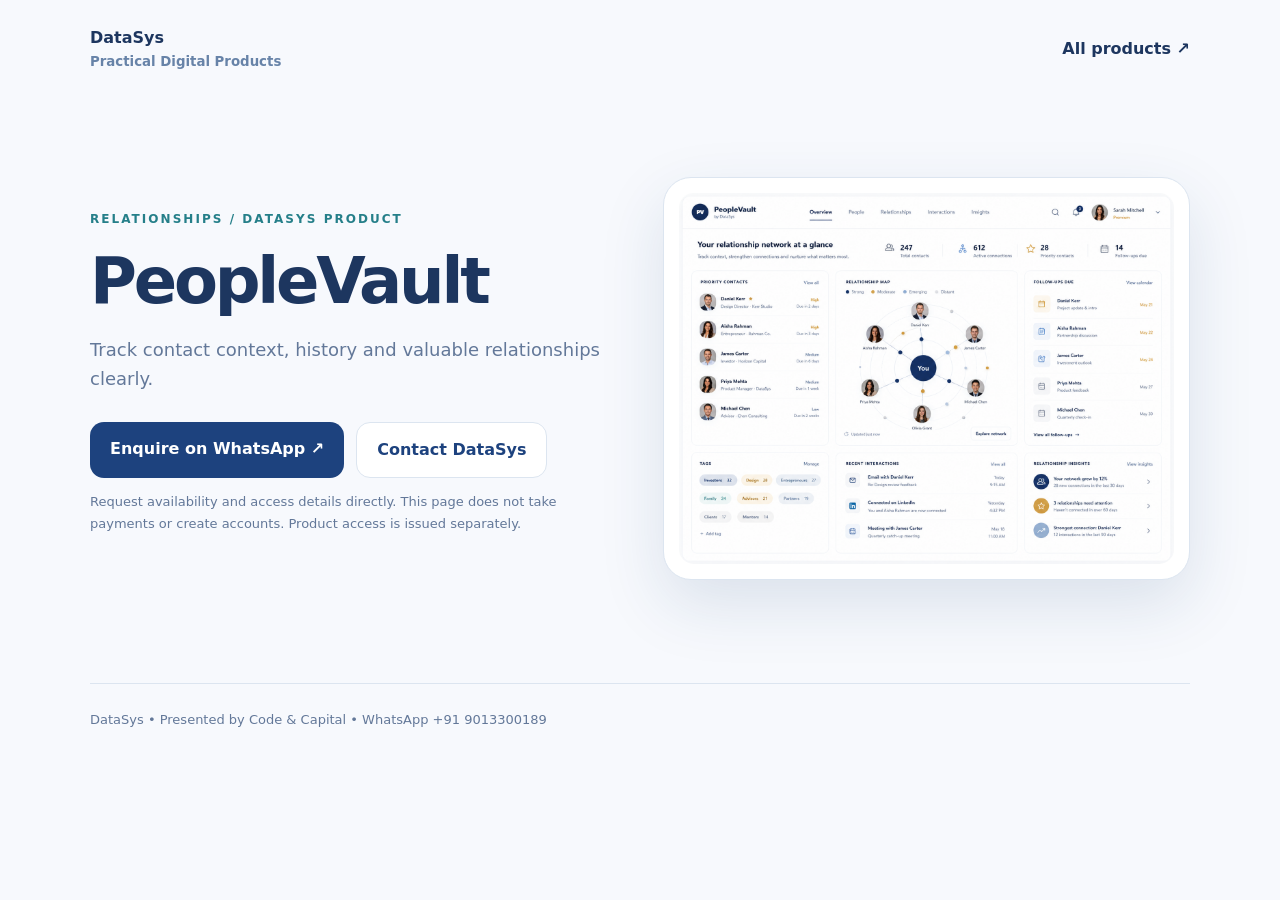
<file: products/peoplevault/index.html>
<!doctype html><html lang="en"><head><meta charset="utf-8"><meta name="viewport" content="width=device-width,initial-scale=1"><title>PeopleVault | DataSys</title><meta name="description" content="Track contact context, history and valuable relationships clearly.">
<style>*{box-sizing:border-box}body{margin:0;font:16px/1.65 system-ui,Arial,sans-serif;color:#1d365f;background:#f7f9fd}a{color:inherit}.shell{width:min(1100px,calc(100% - 36px));margin:auto}header,footer{padding:25px 0}header{display:flex;justify-content:space-between;gap:20px;align-items:center}header a{text-decoration:none;font-weight:700}main{display:grid;grid-template-columns:1fr 1fr;gap:45px;align-items:center;min-height:65vh;padding:45px 0 70px}.kicker{color:#257f89;letter-spacing:.17em;text-transform:uppercase;font-size:12px;font-weight:800}h1{font-size:clamp(42px,5vw,70px);line-height:1.08;letter-spacing:-.05em;margin:18px 0}p{font-size:18px;color:#637899}.shot{padding:15px;border-radius:28px;background:white;box-shadow:0 24px 65px #183d7320;border:1px solid #dce5f0}.shot img{display:block;width:100%;max-height:480px;object-fit:contain;border-radius:15px}.actions{display:flex;flex-wrap:wrap;gap:12px;margin-top:28px}.btn{display:inline-block;padding:14px 20px;text-decoration:none;border-radius:14px;font-weight:750;background:#1d427e;color:white}.secondary{background:white;border:1px solid #dce5f0;color:#1d427e}.note{font-size:13px}footer{border-top:1px solid #dce5f0;color:#637899;font-size:13px}@media(max-width:760px){main{grid-template-columns:1fr;padding-top:16px}.shot{grid-row:1}}</style></head>
<body><div class="shell"><header><a href="../../index.html">DataSys <small style="display:block;color:#6783a8">Practical Digital Products</small></a><a href="../../index.html#products">All products &#8599;</a></header>
<main><section><div class="kicker">Relationships / DataSys product</div><h1>PeopleVault</h1><p>Track contact context, history and valuable relationships clearly.</p><div class="actions"><a class="btn" href="https://wa.me/919013300189?text=Hello%2C%20I'm%20interested%20in%20PeopleVault.%20Please%20share%20access%20details." target="_blank" rel="noopener noreferrer">Enquire on WhatsApp &#8599;</a><a class="btn secondary" href="../../index.html#contact">Contact DataSys</a></div><p class="note">Request availability and access details directly. This page does not take payments or create accounts. Product access is issued separately.</p></section><div class="shot"><img src="../../assets/product/peoplevault.png" alt="PeopleVault product screenshot"></div></main>
<footer>DataSys &bull; Presented by Code &amp; Capital &bull; WhatsApp +91 9013300189</footer></div></body></html>
</file>
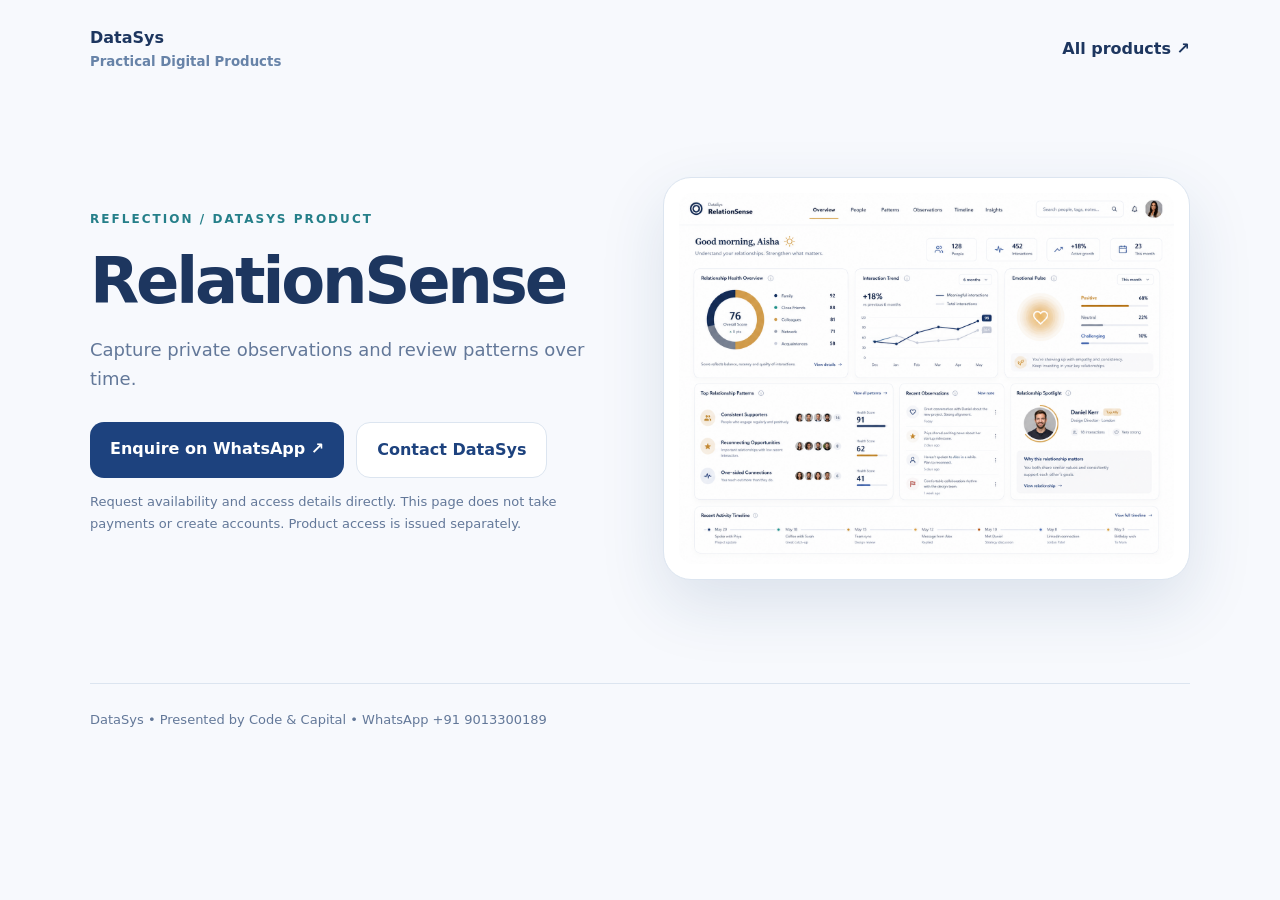
<file: products/relationsense/index.html>
<!doctype html><html lang="en"><head><meta charset="utf-8"><meta name="viewport" content="width=device-width,initial-scale=1"><title>RelationSense | DataSys</title><meta name="description" content="Capture private observations and review patterns over time.">
<style>*{box-sizing:border-box}body{margin:0;font:16px/1.65 system-ui,Arial,sans-serif;color:#1d365f;background:#f7f9fd}a{color:inherit}.shell{width:min(1100px,calc(100% - 36px));margin:auto}header,footer{padding:25px 0}header{display:flex;justify-content:space-between;gap:20px;align-items:center}header a{text-decoration:none;font-weight:700}main{display:grid;grid-template-columns:1fr 1fr;gap:45px;align-items:center;min-height:65vh;padding:45px 0 70px}.kicker{color:#257f89;letter-spacing:.17em;text-transform:uppercase;font-size:12px;font-weight:800}h1{font-size:clamp(42px,5vw,70px);line-height:1.08;letter-spacing:-.05em;margin:18px 0}p{font-size:18px;color:#637899}.shot{padding:15px;border-radius:28px;background:white;box-shadow:0 24px 65px #183d7320;border:1px solid #dce5f0}.shot img{display:block;width:100%;max-height:480px;object-fit:contain;border-radius:15px}.actions{display:flex;flex-wrap:wrap;gap:12px;margin-top:28px}.btn{display:inline-block;padding:14px 20px;text-decoration:none;border-radius:14px;font-weight:750;background:#1d427e;color:white}.secondary{background:white;border:1px solid #dce5f0;color:#1d427e}.note{font-size:13px}footer{border-top:1px solid #dce5f0;color:#637899;font-size:13px}@media(max-width:760px){main{grid-template-columns:1fr;padding-top:16px}.shot{grid-row:1}}</style></head>
<body><div class="shell"><header><a href="../../index.html">DataSys <small style="display:block;color:#6783a8">Practical Digital Products</small></a><a href="../../index.html#products">All products &#8599;</a></header>
<main><section><div class="kicker">Reflection / DataSys product</div><h1>RelationSense</h1><p>Capture private observations and review patterns over time.</p><div class="actions"><a class="btn" href="https://wa.me/919013300189?text=Hello%2C%20I'm%20interested%20in%20RelationSense.%20Please%20share%20access%20details." target="_blank" rel="noopener noreferrer">Enquire on WhatsApp &#8599;</a><a class="btn secondary" href="../../index.html#contact">Contact DataSys</a></div><p class="note">Request availability and access details directly. This page does not take payments or create accounts. Product access is issued separately.</p></section><div class="shot"><img src="../../assets/product/relationsense.png" alt="RelationSense product screenshot"></div></main>
<footer>DataSys &bull; Presented by Code &amp; Capital &bull; WhatsApp +91 9013300189</footer></div></body></html>
</file>
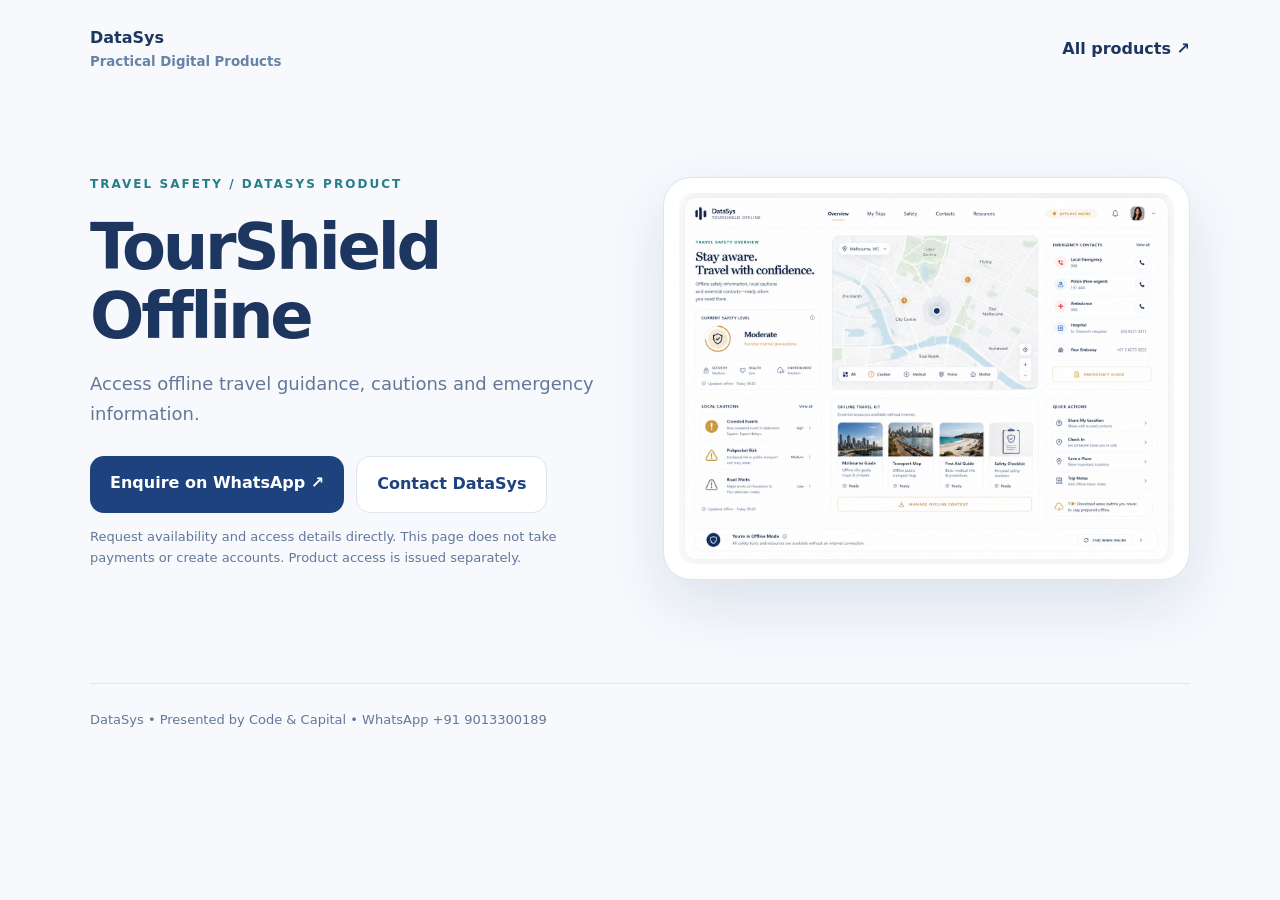
<file: products/tourshield-offline/index.html>
<!doctype html><html lang="en"><head><meta charset="utf-8"><meta name="viewport" content="width=device-width,initial-scale=1"><title>TourShield Offline | DataSys</title><meta name="description" content="Access offline travel guidance, cautions and emergency information.">
<style>*{box-sizing:border-box}body{margin:0;font:16px/1.65 system-ui,Arial,sans-serif;color:#1d365f;background:#f7f9fd}a{color:inherit}.shell{width:min(1100px,calc(100% - 36px));margin:auto}header,footer{padding:25px 0}header{display:flex;justify-content:space-between;gap:20px;align-items:center}header a{text-decoration:none;font-weight:700}main{display:grid;grid-template-columns:1fr 1fr;gap:45px;align-items:center;min-height:65vh;padding:45px 0 70px}.kicker{color:#257f89;letter-spacing:.17em;text-transform:uppercase;font-size:12px;font-weight:800}h1{font-size:clamp(42px,5vw,70px);line-height:1.08;letter-spacing:-.05em;margin:18px 0}p{font-size:18px;color:#637899}.shot{padding:15px;border-radius:28px;background:white;box-shadow:0 24px 65px #183d7320;border:1px solid #dce5f0}.shot img{display:block;width:100%;max-height:480px;object-fit:contain;border-radius:15px}.actions{display:flex;flex-wrap:wrap;gap:12px;margin-top:28px}.btn{display:inline-block;padding:14px 20px;text-decoration:none;border-radius:14px;font-weight:750;background:#1d427e;color:white}.secondary{background:white;border:1px solid #dce5f0;color:#1d427e}.note{font-size:13px}footer{border-top:1px solid #dce5f0;color:#637899;font-size:13px}@media(max-width:760px){main{grid-template-columns:1fr;padding-top:16px}.shot{grid-row:1}}</style></head>
<body><div class="shell"><header><a href="../../index.html">DataSys <small style="display:block;color:#6783a8">Practical Digital Products</small></a><a href="../../index.html#products">All products &#8599;</a></header>
<main><section><div class="kicker">Travel safety / DataSys product</div><h1>TourShield Offline</h1><p>Access offline travel guidance, cautions and emergency information.</p><div class="actions"><a class="btn" href="https://wa.me/919013300189?text=Hello%2C%20I'm%20interested%20in%20TourShield%20Offline.%20Please%20share%20access%20details." target="_blank" rel="noopener noreferrer">Enquire on WhatsApp &#8599;</a><a class="btn secondary" href="../../index.html#contact">Contact DataSys</a></div><p class="note">Request availability and access details directly. This page does not take payments or create accounts. Product access is issued separately.</p></section><div class="shot"><img src="../../assets/product/tourshield.png" alt="TourShield Offline product screenshot"></div></main>
<footer>DataSys &bull; Presented by Code &amp; Capital &bull; WhatsApp +91 9013300189</footer></div></body></html>
</file>
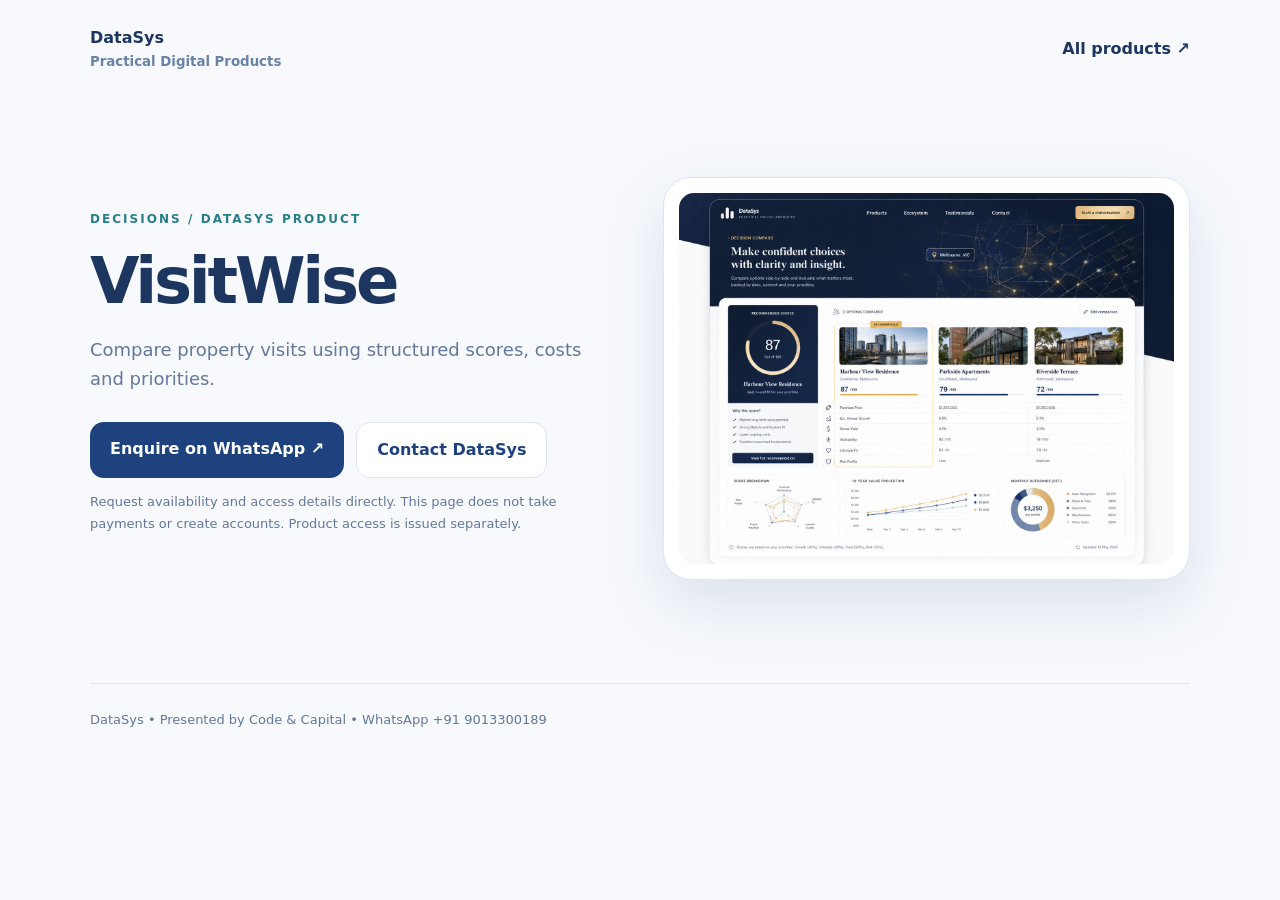
<file: products/visitwise/index.html>
<!doctype html><html lang="en"><head><meta charset="utf-8"><meta name="viewport" content="width=device-width,initial-scale=1"><title>VisitWise | DataSys</title><meta name="description" content="Compare property visits using structured scores, costs and priorities.">
<style>*{box-sizing:border-box}body{margin:0;font:16px/1.65 system-ui,Arial,sans-serif;color:#1d365f;background:#f7f9fd}a{color:inherit}.shell{width:min(1100px,calc(100% - 36px));margin:auto}header,footer{padding:25px 0}header{display:flex;justify-content:space-between;gap:20px;align-items:center}header a{text-decoration:none;font-weight:700}main{display:grid;grid-template-columns:1fr 1fr;gap:45px;align-items:center;min-height:65vh;padding:45px 0 70px}.kicker{color:#257f89;letter-spacing:.17em;text-transform:uppercase;font-size:12px;font-weight:800}h1{font-size:clamp(42px,5vw,70px);line-height:1.08;letter-spacing:-.05em;margin:18px 0}p{font-size:18px;color:#637899}.shot{padding:15px;border-radius:28px;background:white;box-shadow:0 24px 65px #183d7320;border:1px solid #dce5f0}.shot img{display:block;width:100%;max-height:480px;object-fit:contain;border-radius:15px}.actions{display:flex;flex-wrap:wrap;gap:12px;margin-top:28px}.btn{display:inline-block;padding:14px 20px;text-decoration:none;border-radius:14px;font-weight:750;background:#1d427e;color:white}.secondary{background:white;border:1px solid #dce5f0;color:#1d427e}.note{font-size:13px}footer{border-top:1px solid #dce5f0;color:#637899;font-size:13px}@media(max-width:760px){main{grid-template-columns:1fr;padding-top:16px}.shot{grid-row:1}}</style></head>
<body><div class="shell"><header><a href="../../index.html">DataSys <small style="display:block;color:#6783a8">Practical Digital Products</small></a><a href="../../index.html#products">All products &#8599;</a></header>
<main><section><div class="kicker">Decisions / DataSys product</div><h1>VisitWise</h1><p>Compare property visits using structured scores, costs and priorities.</p><div class="actions"><a class="btn" href="https://wa.me/919013300189?text=Hello%2C%20I'm%20interested%20in%20VisitWise.%20Please%20share%20access%20details." target="_blank" rel="noopener noreferrer">Enquire on WhatsApp &#8599;</a><a class="btn secondary" href="../../index.html#contact">Contact DataSys</a></div><p class="note">Request availability and access details directly. This page does not take payments or create accounts. Product access is issued separately.</p></section><div class="shot"><img src="../../assets/product/visitwise.png" alt="VisitWise product screenshot"></div></main>
<footer>DataSys &bull; Presented by Code &amp; Capital &bull; WhatsApp +91 9013300189</footer></div></body></html>
</file>
<file: styles.css>
:root {
  --bg:#f5f7fb;
  --surface:#ffffff;
  --surface-2:#f8fafc;
  --text:#173058;
  --muted:#5d7397;
  --line:#d7e0ef;
  --navy:#193b78;
  --navy-2:#214993;
  --gold:#d0a24e;
  --shadow:0 22px 54px rgba(19,50,98,.08);
  --radius:28px;
}
*{box-sizing:border-box}
html{scroll-behavior:smooth}
body{margin:0;font-family:Inter,ui-sans-serif,system-ui,-apple-system,"Segoe UI",Roboto,Arial,sans-serif;background:linear-gradient(180deg,#fbfcff 0%,#f4f7fb 100%);color:var(--text);}
a{text-decoration:none;color:inherit}
img{display:block;max-width:100%}
.shell{width:min(1240px,calc(100% - 48px));margin:0 auto}
.site-header{position:sticky;top:0;z-index:30;padding:18px 0 8px;background:linear-gradient(180deg,rgba(251,252,255,.97),rgba(251,252,255,.88));backdrop-filter:blur(14px)}
.header-inner{display:flex;align-items:center;justify-content:space-between;gap:24px;background:rgba(255,255,255,.92);border:1px solid rgba(203,214,231,.9);border-radius:30px;padding:16px 18px;box-shadow:0 14px 36px rgba(22,46,94,.07)}
.brand{display:flex;align-items:center;gap:16px;min-width:0}
.brand-mark{width:68px;height:68px;background:linear-gradient(180deg,#295cb2,#183874);border-radius:22px;display:grid;grid-template-columns:repeat(3,1fr);align-items:end;padding:14px 13px;gap:7px;box-shadow:inset 0 1px 0 rgba(255,255,255,.25)}
.brand-mark i{display:block;border-radius:8px;background:#fff}
.brand-mark i:nth-child(1){height:22px}.brand-mark i:nth-child(2){height:36px}.brand-mark i:nth-child(3){height:46px}
.brand-copy strong{display:block;font-size:16px;line-height:1.05}.brand-copy small{display:block;margin-top:6px;font-size:12px;letter-spacing:.18em;text-transform:uppercase;color:#7488aa;font-weight:700}
.nav-links{display:flex;gap:36px;align-items:center;font-weight:600;color:#435c83}
.nav-links a:hover{color:var(--navy)}
.header-cta,.button{display:inline-flex;align-items:center;justify-content:center;gap:10px;border-radius:18px;font-weight:700;transition:.2s ease}
.header-cta{padding:16px 24px;background:var(--navy);color:#fff;white-space:nowrap;box-shadow:0 10px 24px rgba(28,59,122,.18)}
.header-cta:hover,.button-primary:hover{transform:translateY(-1px);background:#214786}
.menu-toggle{display:none;background:#fff;border:1px solid var(--line);border-radius:14px;padding:12px 14px;font-size:22px}

.hero{display:grid;grid-template-columns:1.02fr .98fr;gap:44px;align-items:center;padding:48px 0 34px}
.eyebrow{margin:0 0 14px;color:#2f7f88;text-transform:uppercase;letter-spacing:.18em;font-size:12px;font-weight:800}
.hero h1{margin:0;font-size:clamp(40px,5.4vw,64px);line-height:1.02;letter-spacing:-.04em;max-width:11ch}
.hero-text,.section-text,.ecosystem-list p,.contact-copy p,.testimonial-card blockquote,.product-meta p{color:var(--muted);line-height:1.68}
.hero-text{font-size:18px;max-width:60ch;margin:18px 0 0}
.hero-actions{display:flex;gap:14px;flex-wrap:wrap;margin-top:28px}
.button{padding:15px 22px;border:1px solid var(--line);background:var(--surface);color:var(--text)}
.button-primary{background:var(--navy);border-color:var(--navy);color:#fff;box-shadow:0 10px 26px rgba(25,59,120,.16)}
.button-secondary:hover{border-color:#b8c5da;background:#fff}
.hero-points{display:flex;flex-wrap:wrap;gap:10px 14px;list-style:none;padding:0;margin:26px 0 0}
.hero-points li{padding:10px 14px;border:1px solid var(--line);background:rgba(255,255,255,.7);border-radius:999px;font-size:14px;color:#4c6488;font-weight:600}
.hero-visual{min-height:560px;display:flex;align-items:center;justify-content:center}
.orbit-card{position:relative;width:min(100%,560px);aspect-ratio:1/1;border-radius:38px;background:linear-gradient(180deg,#ffffff,#f7f9fd);border:1px solid var(--line);box-shadow:var(--shadow);overflow:hidden}
.orbit,.ring{position:absolute;inset:50%;transform:translate(-50%,-50%);border:1px solid rgba(43,86,145,.14);border-radius:50%}
.orbit-1,.r1{width:38%;height:38%}.orbit-2,.r2{width:62%;height:62%}.orbit-3,.r3{width:84%;height:84%}
.orbit-center,.core{position:absolute;left:50%;top:50%;transform:translate(-50%,-50%);width:31%;aspect-ratio:1/1;border-radius:50%;display:flex;flex-direction:column;align-items:center;justify-content:center;background:linear-gradient(180deg,#244886,#173768);color:#fff;box-shadow:0 24px 46px rgba(24,55,104,.22)}
.orbit-center strong,.core strong{font-size:72px;line-height:.95;font-family:Georgia,serif;font-weight:500}.orbit-center span,.core span{text-transform:uppercase;letter-spacing:.12em;font-size:14px;opacity:.95}
.orbit-node,.eco-node{position:absolute;padding:18px 18px;border-radius:24px;background:rgba(255,255,255,.92);border:1px solid #e1e7f2;box-shadow:0 16px 30px rgba(18,46,90,.08);min-width:154px;text-align:left}
.orbit-node b{display:block;font-size:15px;margin-bottom:4px}.orbit-node small{display:block;color:#63799c;font-size:14px}
.node-a{top:12%;left:6%}.node-b{top:14%;right:7%}.node-c{top:48%;right:5%}.node-d{bottom:12%;right:11%}.node-e{bottom:12%;left:10%}
.spinner,.rotator{position:absolute;left:50%;top:50%;transform-origin:center center;border-radius:50%;pointer-events:none}
.spin-1{width:38%;height:38%;margin-left:-19%;margin-top:-19%;animation:roll 12s linear infinite}
.spin-2{width:62%;height:62%;margin-left:-31%;margin-top:-31%;animation:roll 18s linear infinite reverse}
.spin-3{width:84%;height:84%;margin-left:-42%;margin-top:-42%;animation:roll 26s linear infinite}
.spinner .ball,.rotator i{position:absolute;left:50%;top:-9px;width:18px;height:18px;border-radius:50%;transform:translateX(-50%);background:radial-gradient(circle at 35% 35%,#f2d49d 0,#d5a851 55%,#bd8f35 100%);box-shadow:0 0 0 12px rgba(208,162,78,.10)}
@keyframes roll{from{transform:rotate(0deg)}to{transform:rotate(360deg)}}

.section-heading{margin-bottom:26px}.section-heading h2{margin:0;font-size:clamp(28px,3.4vw,44px);line-height:1.12;letter-spacing:-.03em;max-width:14ch}.split{display:grid;grid-template-columns:1fr .9fr;gap:24px;align-items:end}.section-text{margin:0;font-size:17px}
.products{padding:44px 0}.product-grid{display:grid;grid-template-columns:repeat(3,1fr);gap:22px}
.product-card{display:flex;flex-direction:column;padding:14px;border-radius:30px;background:rgba(255,255,255,.96);border:1px solid var(--line);box-shadow:0 16px 38px rgba(24,54,98,.06);min-height:430px}
.product-shot{border-radius:22px;overflow:hidden;background:linear-gradient(180deg,#eff4fb,#f7f9fd);border:1px solid #dfe7f3;aspect-ratio:16/10;padding:10px;display:flex;align-items:center;justify-content:center}
.product-shot img{width:100%;height:100%;object-fit:cover;border-radius:16px;box-shadow:0 8px 24px rgba(20,43,86,.08)}
.product-meta{padding:16px 8px 10px;display:flex;flex-direction:column;gap:10px;flex:1}
.tag{display:inline-block;font-size:12px;font-weight:800;letter-spacing:.16em;text-transform:uppercase;color:#2e8088}
.product-meta h3{margin:0;font-size:19px;line-height:1.2}
.product-meta p{margin:0;font-size:15.5px;min-height:76px}
.product-meta a{margin-top:auto;color:var(--navy);font-weight:800}
.product-meta a:hover{text-decoration:underline}

.testimonials{padding:44px 0}.testimonial-grid{display:grid;grid-template-columns:repeat(3,1fr);gap:22px}
.testimonial-card{padding:28px;border-radius:30px;background:rgba(255,255,255,.96);border:1px solid var(--line);box-shadow:0 16px 38px rgba(24,54,98,.06)}
.testimonial-card img{width:94px;height:94px;object-fit:cover;border-radius:24px;box-shadow:0 12px 24px rgba(22,48,93,.12)}
.stars{margin:18px 0 10px;color:var(--gold);letter-spacing:.12em;font-size:18px}
.testimonial-card blockquote{margin:0 0 20px;padding:0;font-size:19px;line-height:1.65;color:#334a70;min-height:185px}
.testimonial-card strong{display:block;font-size:24px;letter-spacing:-.02em}
.testimonial-card span{display:block;margin-top:6px;color:#7084a6}

.contact{padding:44px 0 64px}.contact-panel{display:grid;grid-template-columns:.95fr 1.05fr;gap:26px;padding:30px;border-radius:36px;background:linear-gradient(180deg,#ffffff,#f7f9fd);border:1px solid var(--line);box-shadow:var(--shadow)}
.contact-copy h2{margin:0 0 14px;font-size:clamp(28px,3.4vw,42px);line-height:1.12;letter-spacing:-.03em;max-width:12ch}
.contact-points{display:flex;flex-wrap:wrap;gap:10px;margin-top:22px}.contact-points span{padding:10px 14px;border-radius:999px;background:#fff;border:1px solid var(--line);color:#4f6689;font-weight:600}
.contact-form{display:grid;gap:16px}.field-row{display:grid;grid-template-columns:1fr 1fr;gap:16px}
.contact-form label{display:grid;gap:8px}.contact-form span{font-size:13px;font-weight:700;color:#4c6488;text-transform:uppercase;letter-spacing:.1em}
.contact-form input,.contact-form textarea{width:100%;border-radius:18px;border:1px solid var(--line);background:#fff;padding:15px 16px;font:inherit;color:var(--text);outline:none}
.contact-form input:focus,.contact-form textarea:focus{border-color:#93aed9;box-shadow:0 0 0 4px rgba(66,108,185,.08)}
.site-footer{padding:28px 0 42px;border-top:1px solid rgba(211,220,234,.9);background:transparent}.footer-inner{display:grid;grid-template-columns:1.2fr .6fr .9fr;gap:24px;align-items:start}.footer-brand{margin-bottom:12px}.footer-inner p,.footer-inner span{color:#647a9e;line-height:1.7}.footer-links{display:grid;gap:8px}.footer-links a:hover{color:var(--navy)}

.reveal{opacity:0;transform:translateY(18px);transition:opacity .7s ease, transform .7s ease}.reveal.visible{opacity:1;transform:none}

@media (max-width:1100px){
  .hero,.ecosystem-panel,.contact-panel,.split{grid-template-columns:1fr}
  .hero h1{max-width:14ch}
  .product-grid,.testimonial-grid{grid-template-columns:repeat(2,1fr)}
  .hero-visual{min-height:500px}
}
@media (max-width:780px){
  .shell{width:min(100% - 28px,1240px)}
  .nav-links,.header-cta{display:none}
  .menu-toggle{display:block}
  .header-inner{padding:14px}
  .nav-links.open{display:flex;position:absolute;left:14px;right:14px;top:92px;flex-direction:column;align-items:flex-start;background:#fff;padding:18px;border:1px solid var(--line);border-radius:24px;box-shadow:var(--shadow)}
  .hero{padding-top:26px}
  .hero h1{font-size:42px}
  .orbit-card{aspect-ratio:auto;min-height:420px}
  .product-grid,.testimonial-grid,.footer-inner,.field-row{grid-template-columns:1fr}
  .product-card{min-height:unset}
  .testimonial-card blockquote{min-height:unset}
}
@media (max-width:520px){
  .brand-mark{width:58px;height:58px;padding:12px;gap:6px}
  .brand-copy small{font-size:10px}
  .hero h1{font-size:36px}
  .orbit-center strong,.core strong{font-size:52px}
  .orbit-node,.eco-node{padding:12px 14px;min-width:110px}
  .node-a{top:10%;left:2%}.node-b{top:12%;right:2%}.node-c{top:48%;right:0}.node-d{bottom:11%;right:4%}.node-e{bottom:10%;left:3%}
}
</file>
